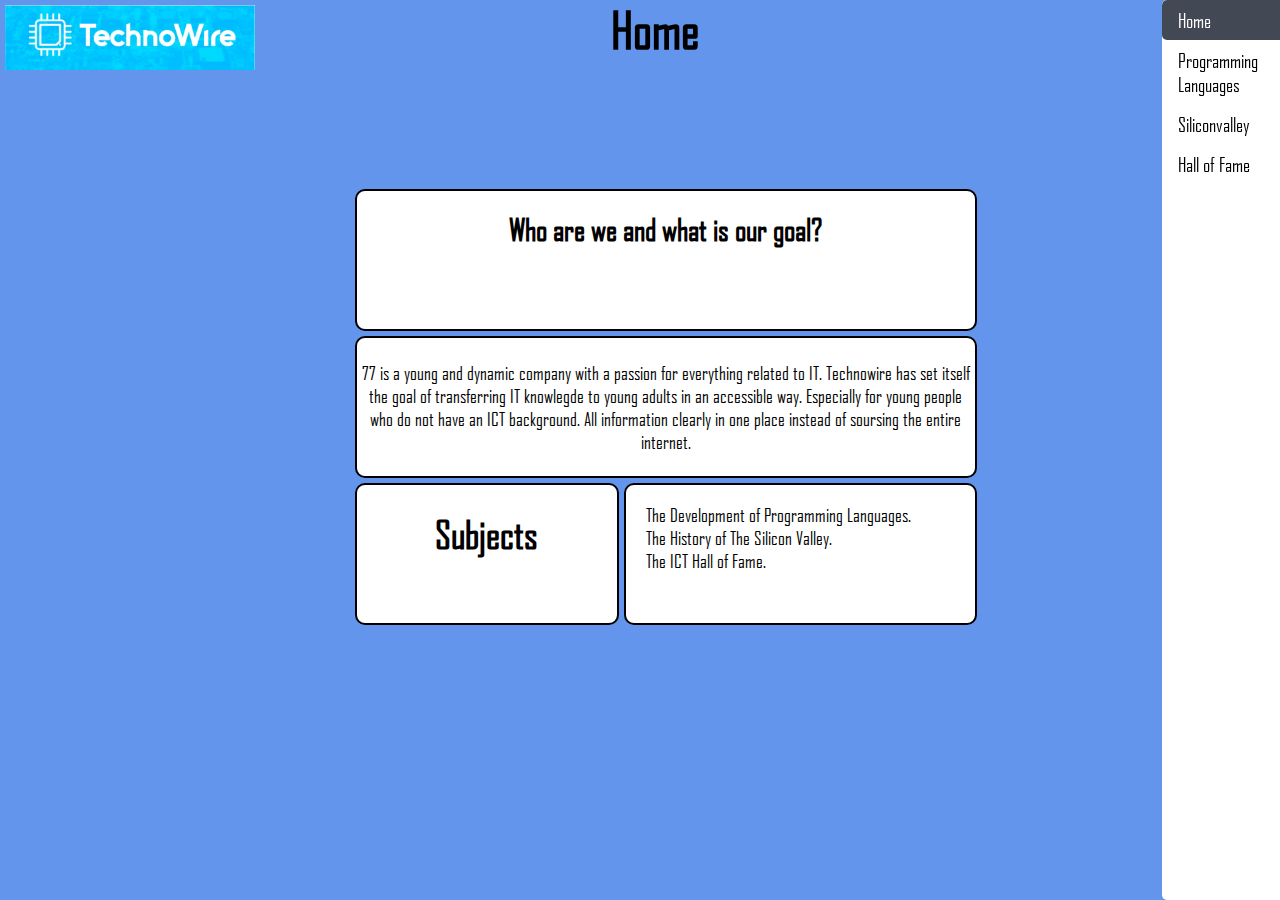
<file: index.html>
<!DOCTYPE html>
<html lang="en">

<head>
  <meta charset="UTF-8">
  <meta name="viewport" content="width=device-width, initial-scale=1.0">
  <title>Technowire</title>
  <link rel="stylesheet" href="style.css">
  <link rel="stylesheet" href="home.css">

</head>

<body>
  <div class="container">
    <div class="head">Home</div>
    <div><img class="technowireimg" src="images/Technowire logo.png"></div>
    <div class="dropdown">
      <button class="dropbtn"><img src="images/hamburger menu.png" width="40px"></button>
      <div class="dropdown-content">
        <a href="index.html">Home</a>
        <a href="programmeer talen.html">Programming Languages</a>
        <a href="siliconvalley.html">Silicon Valley</a>
        <a href="ict.html">ICT Hall of Fame</a>
      </div>
    </div>
      <div class="nav">
        <ul>
          <li><a class="active" href="index.html">Home</a></li>
          <li><a href="programmeer talen.html">Programming Languages</a></li>
          <li><a href="siliconvalley.html">Siliconvalley</a></li>
          <li><a href="ict.html">Hall of Fame</a></li>
        </ul>
      </div>

    <div class="title">
      <h1>Who are we and what is our goal?</h1>
    </div>
    <div class="info">
      <p>77 is a young and dynamic company with a passion
        for everything related to IT. Technowire has set itself
        the goal of transferring IT knowlegde to young adults in an
        accessible way. Especially for young people who do not have an ICT
        background. All information clearly in one place instead of soursing the entire
        internet.</p>
    </div>
    <div class="subjects">
      <h1>Subjects</h1>
    </div>
    <div class="onderwerpen">
      <p>
        The Development of Programming Languages.<br>
        The History of The Silicon Valley.<br>
        The ICT Hall of Fame.</p>
    </div>
  </div>
  </div>
</body>
</body>

</html>
</file>
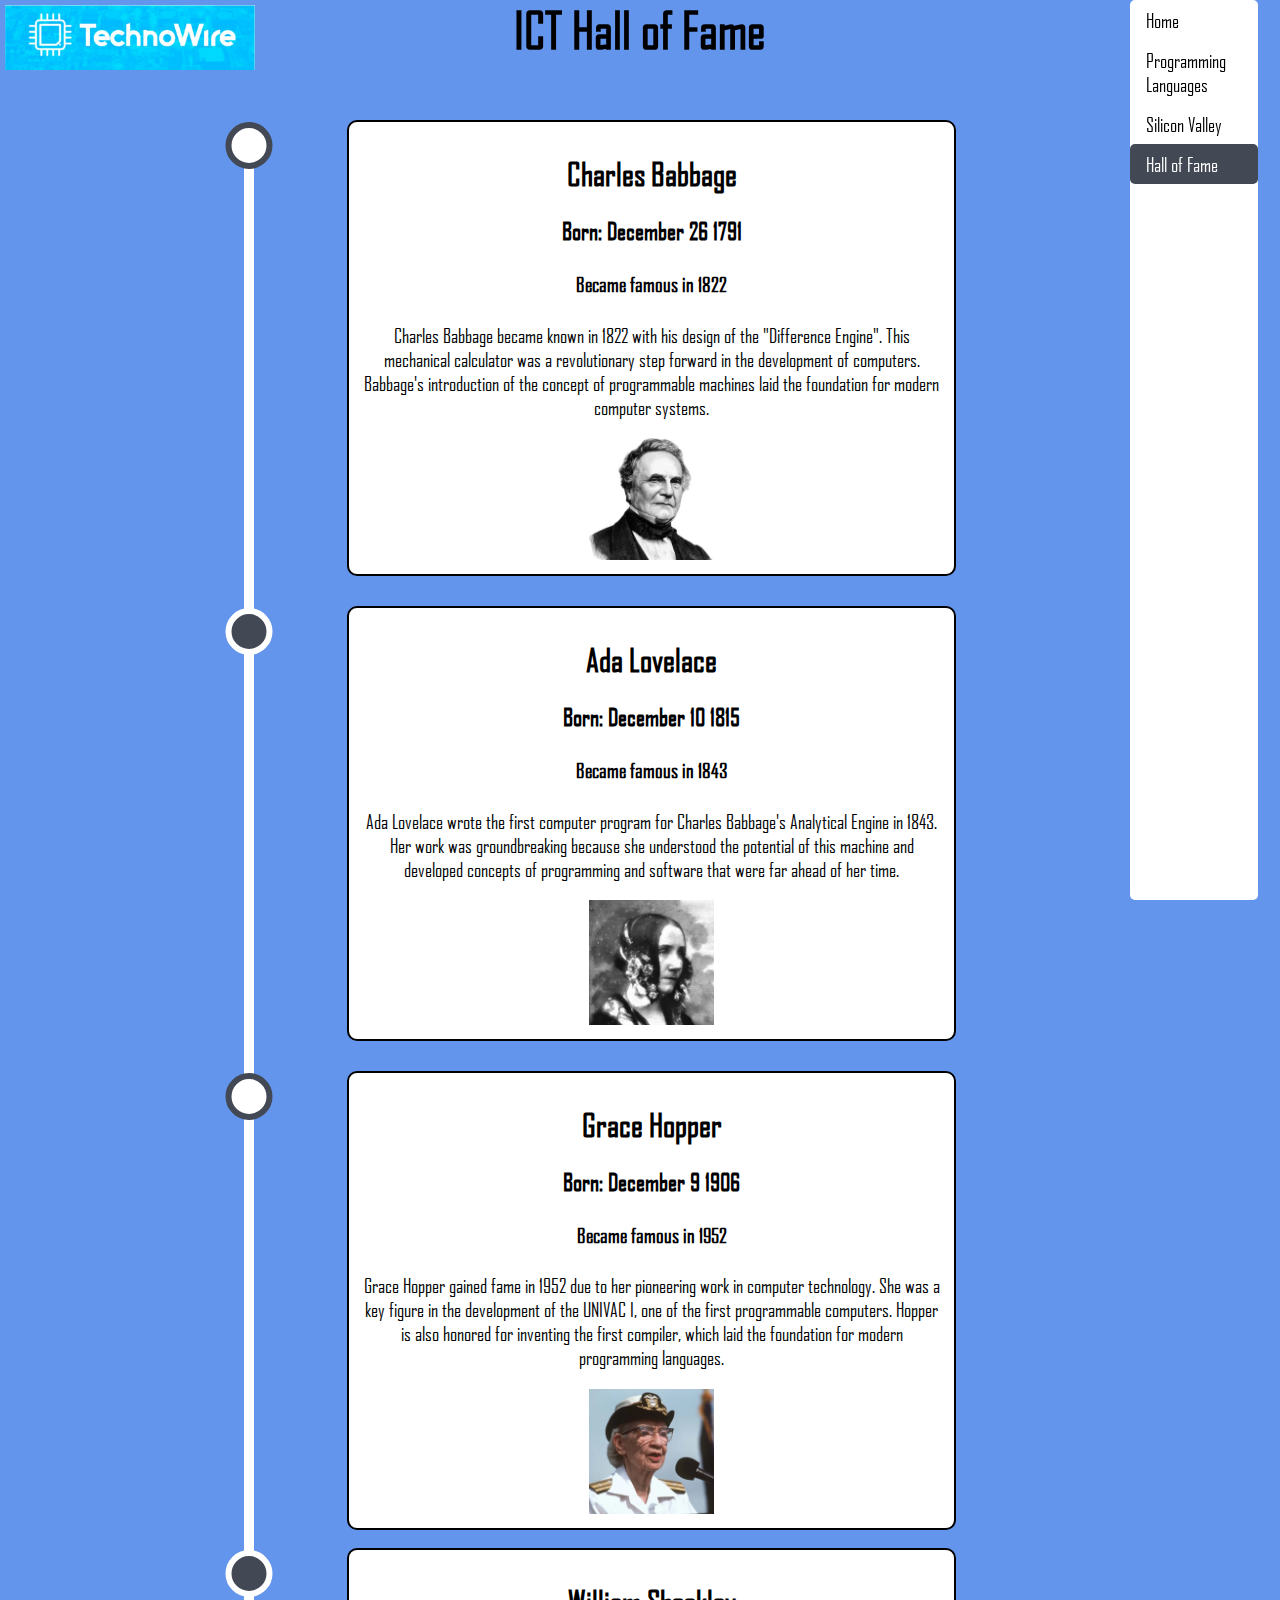
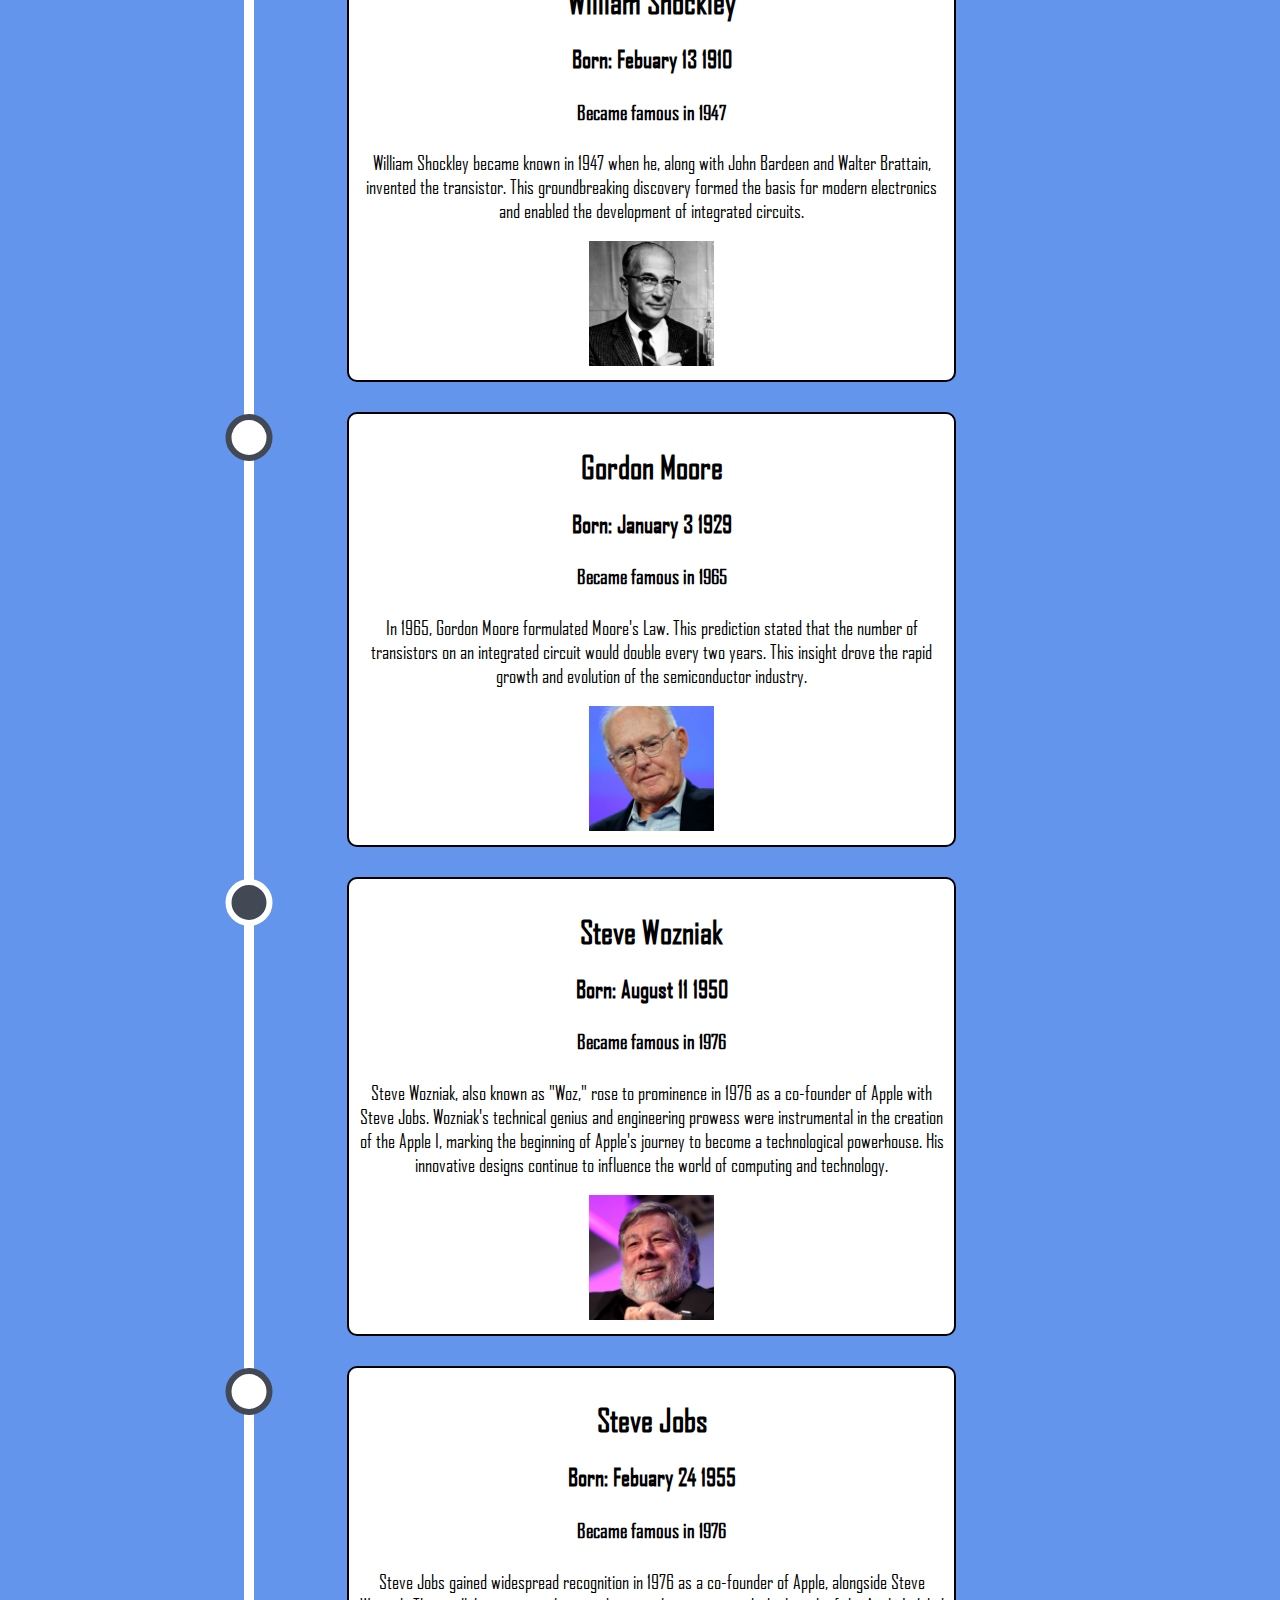
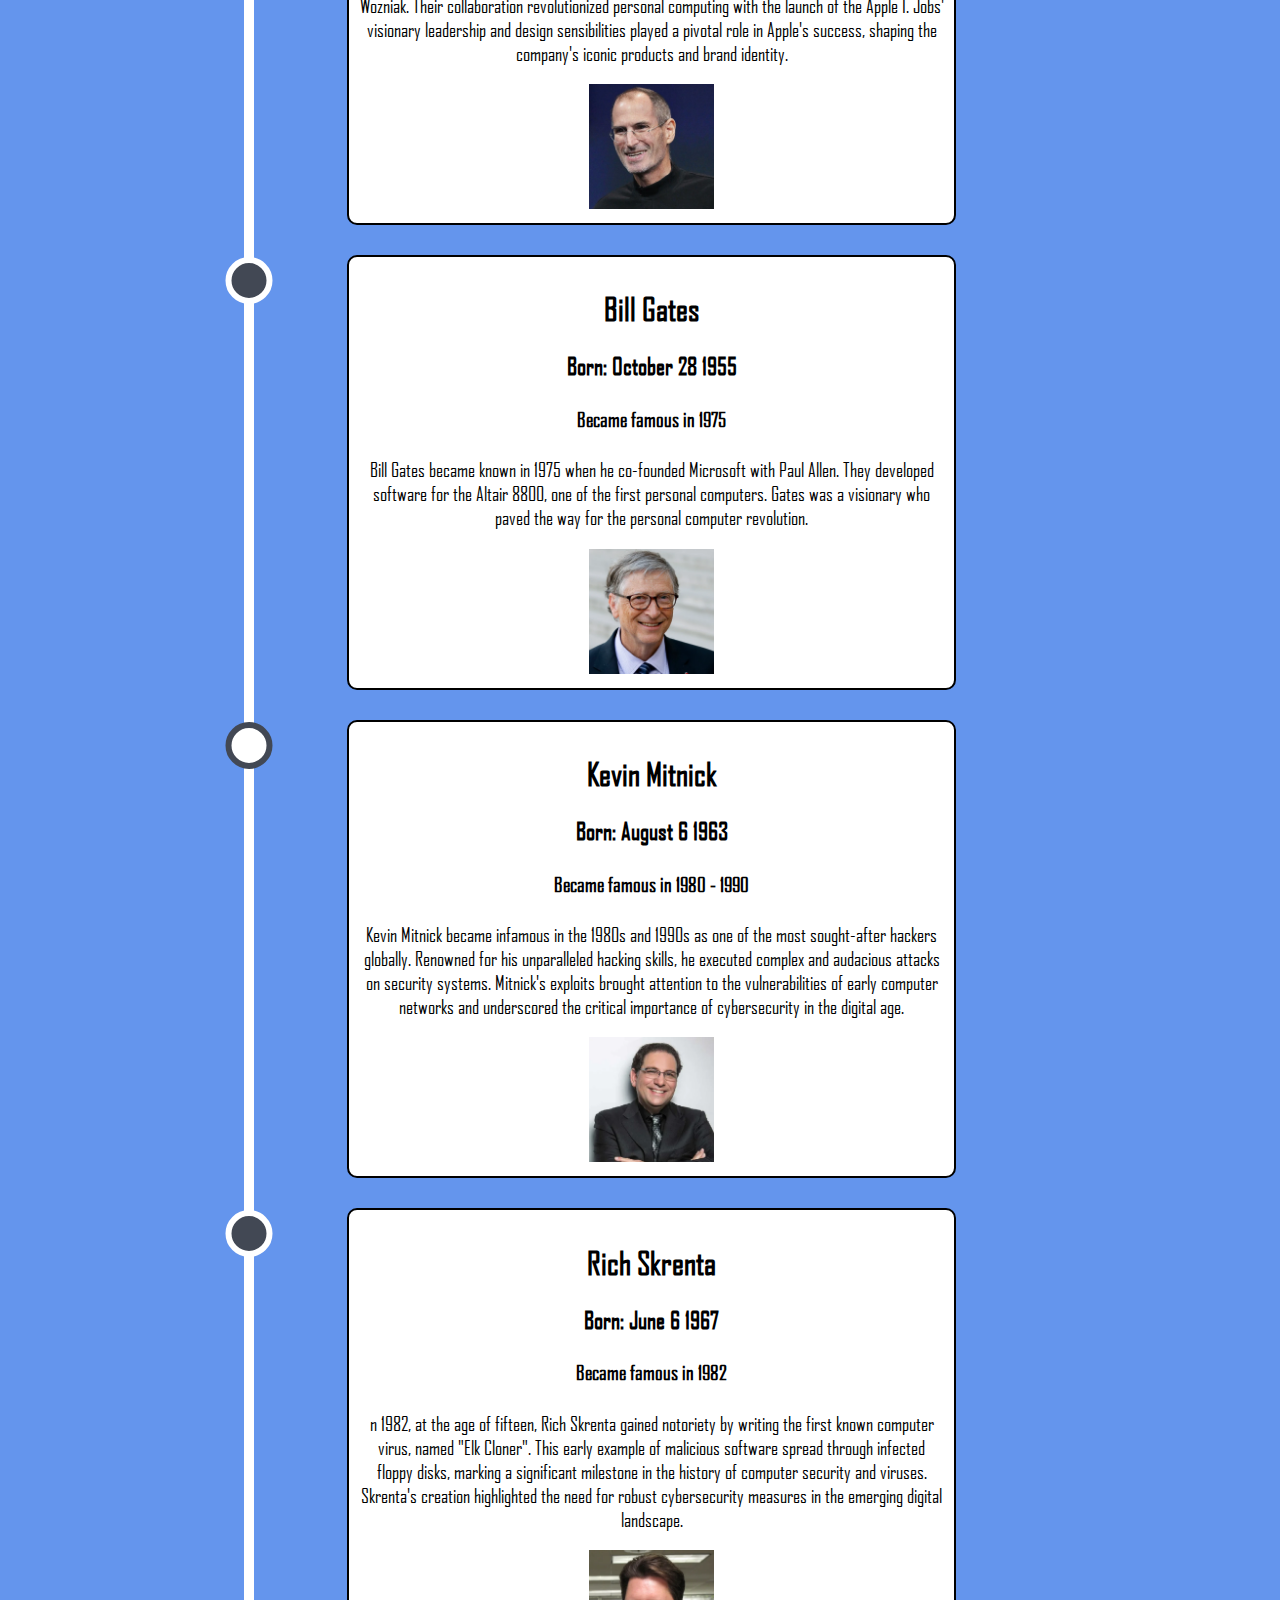
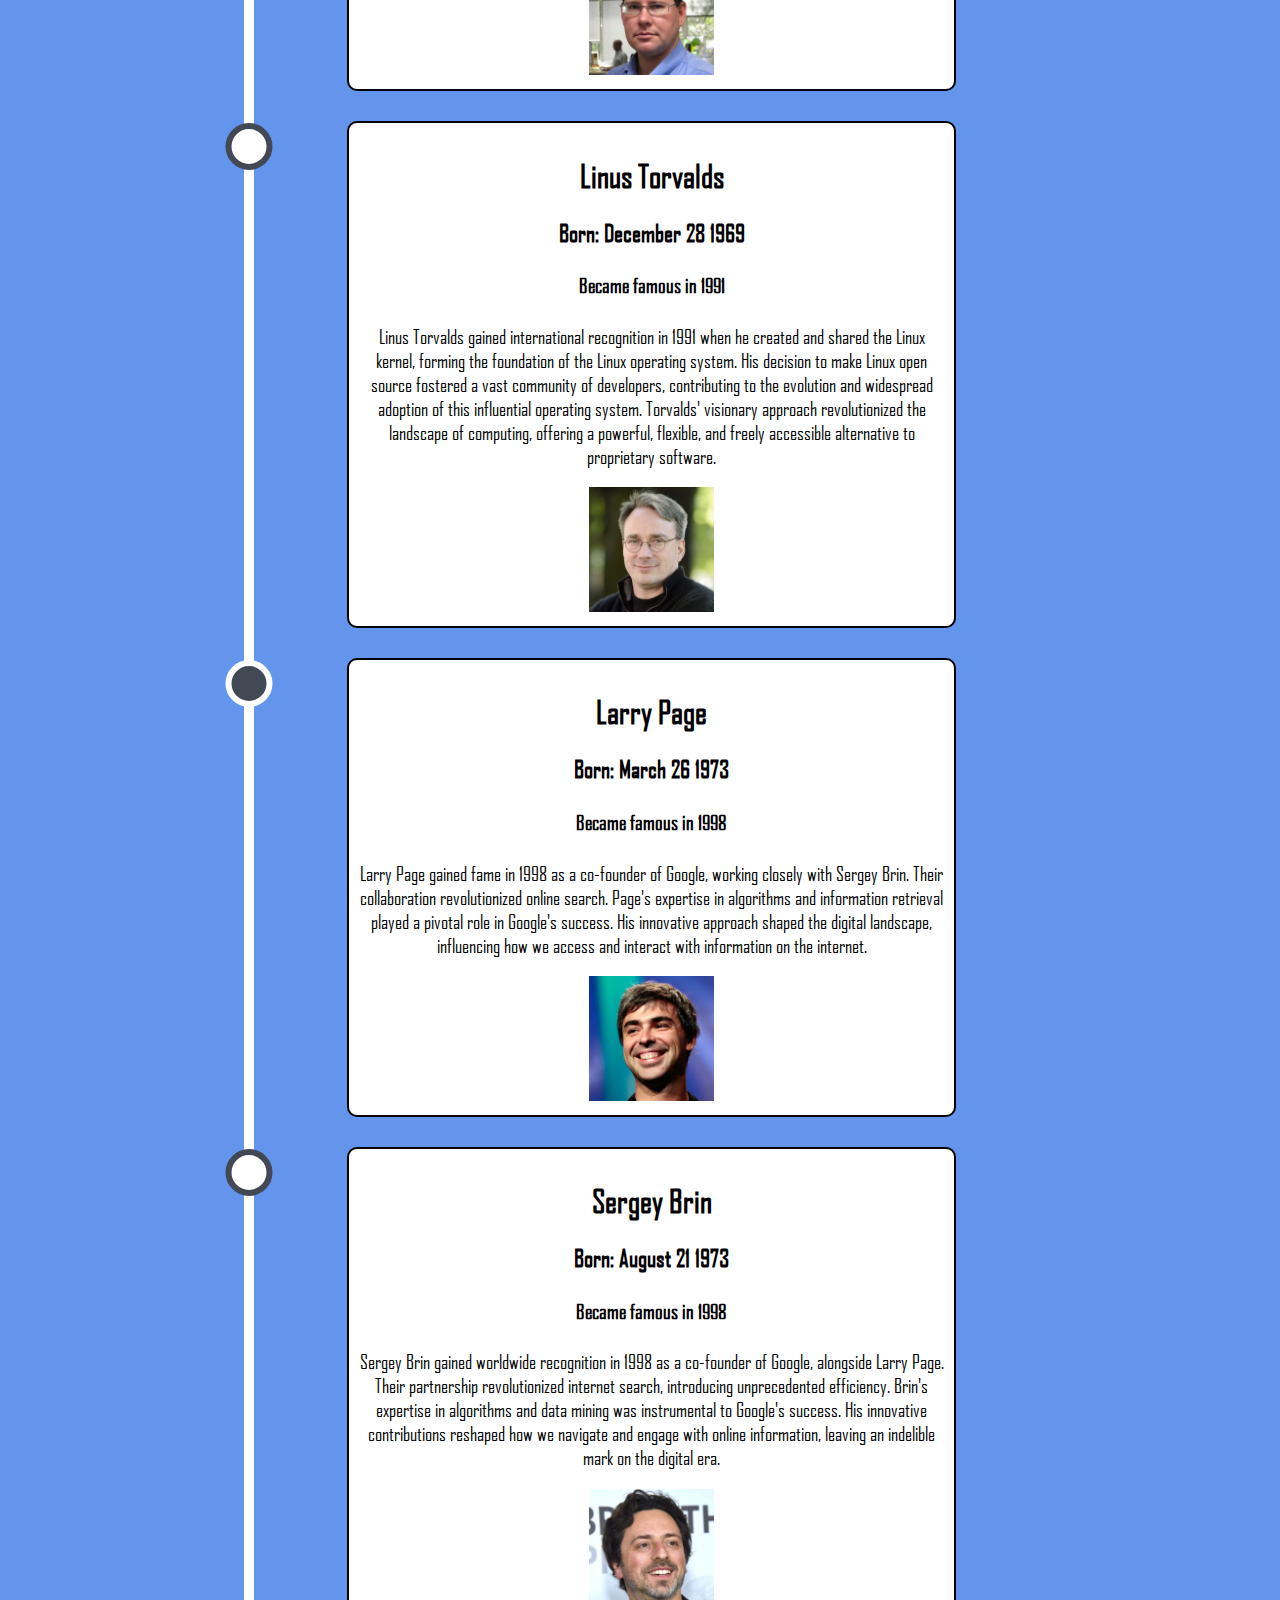
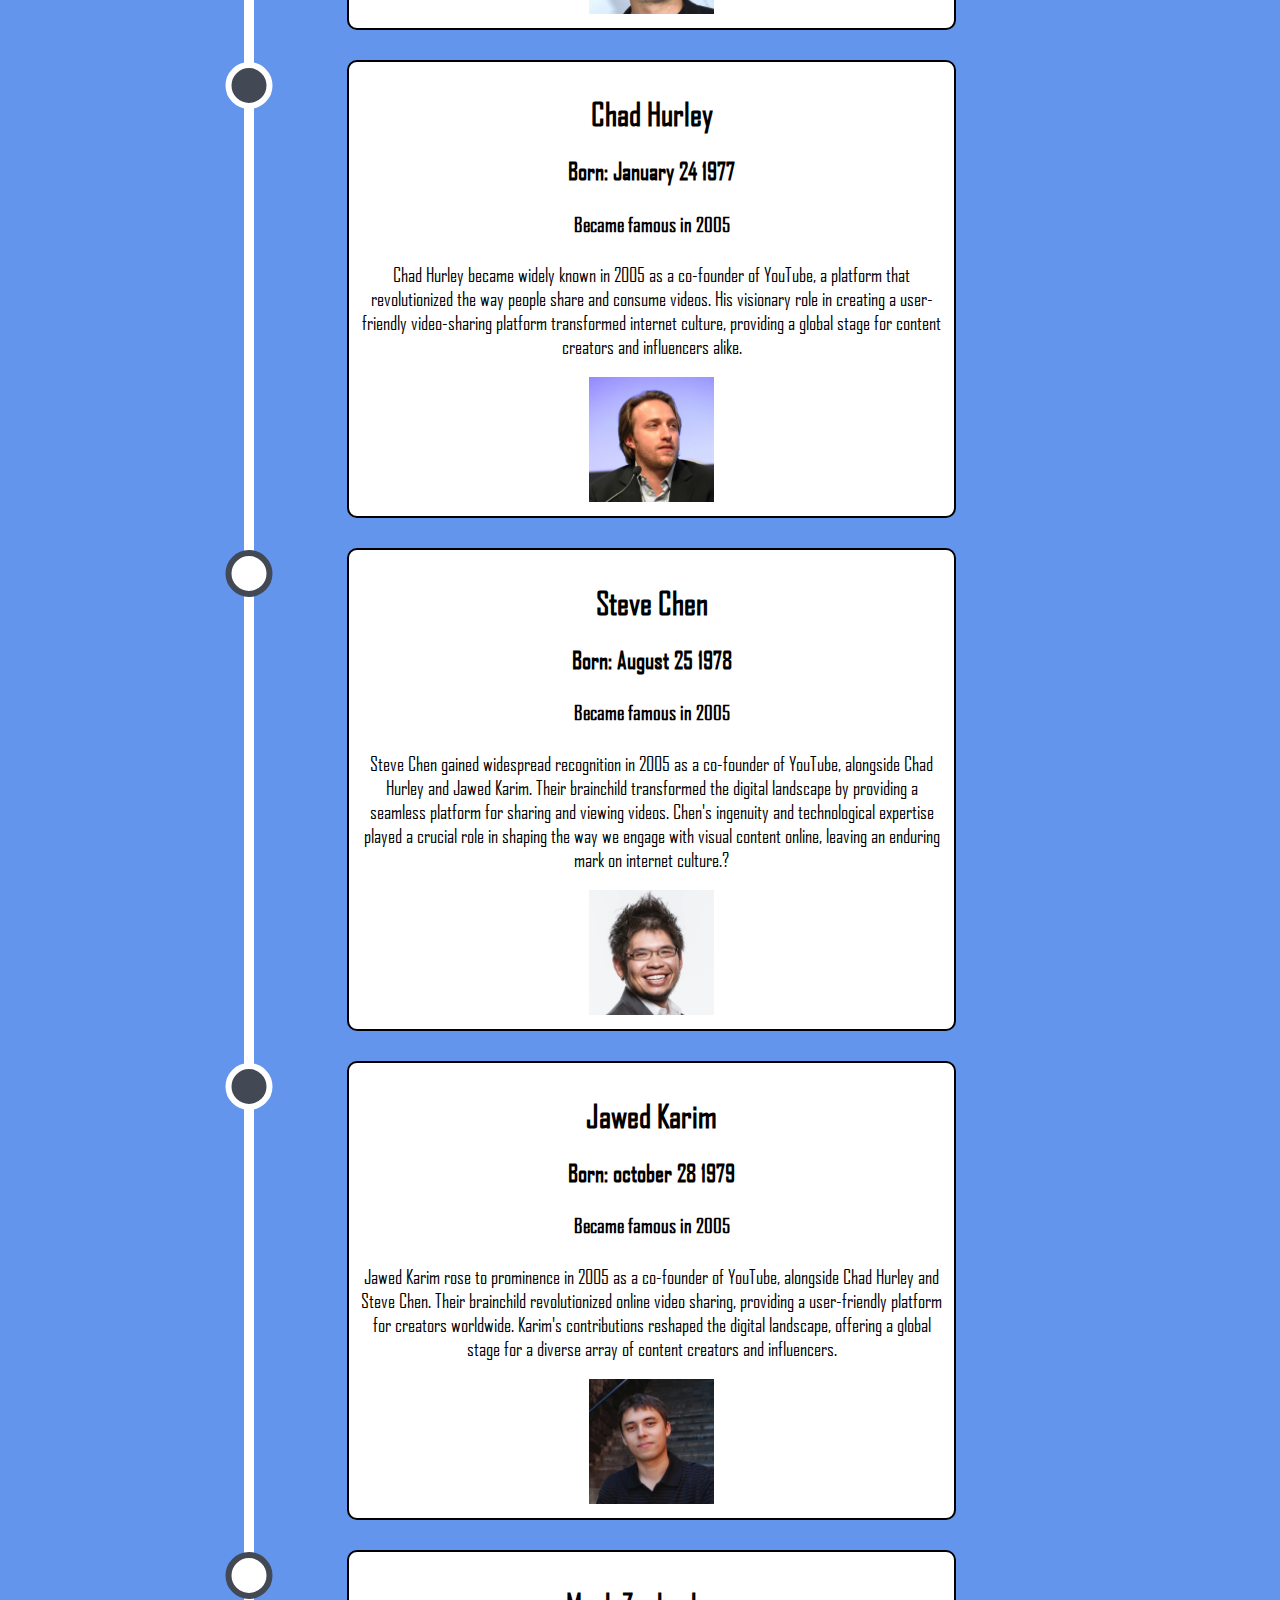
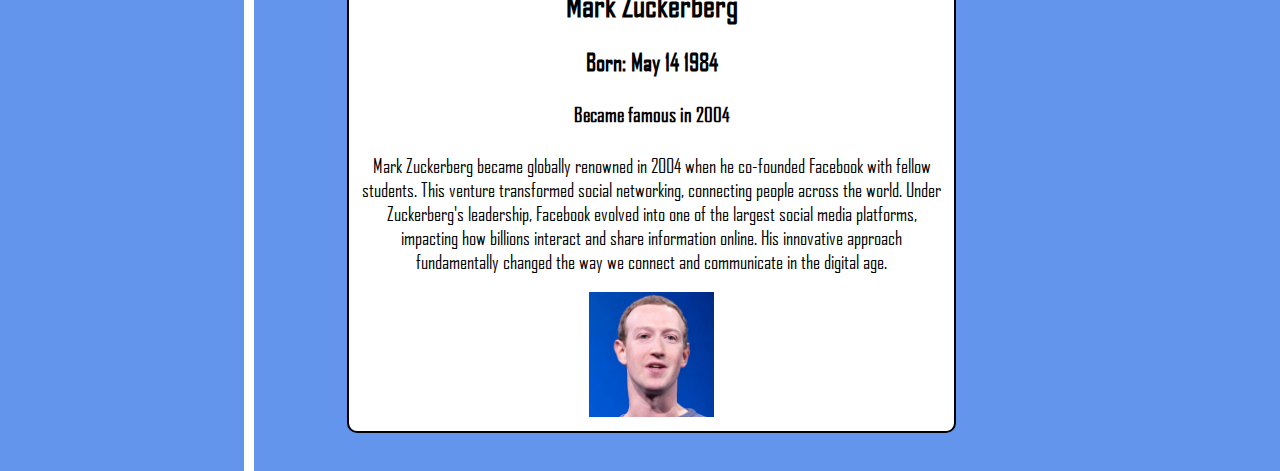
<file: ict.html>
<!DOCTYPE html>
<html lang="en">

<head>
    <meta charset="UTF-8">
    <meta name="viewport" content="width=device-width, initial-scale=1.0">
    <title>ICT Hall of Fame</title>
    <link rel="stylesheet" href="ict.css">
    <link rel="stylesheet" href="style.css">
</head>

<body>
    <div class="container">
        <div><img class="technowireimg" src="images/Technowire logo.png"></div>
        <div class="title">ICT Hall of Fame</div>
        <div class="nav">
            <ul>
                <li><a href="index.html">Home</a></li>
                <li><a href="programmeer talen.html">Programming Languages</a></li>
                <li><a href="siliconvalley.html">Silicon Valley</a></li>
                <li><a class="active" href="ict.html">Hall of Fame</a></li>
            </ul>
        </div>
        <div class="dropdown">
            <button class="dropbtn"><img src="images/hamburger menu.png" width="40px"></button>
            <div class="dropdown-content">
              <a href="index.html">Home</a>
              <a href="programmeer talen.html">Programming Languages</a>
              <a href="siliconvalley.html">Silicon Valley</a>
              <a href="ict.html">Hall of Fame</a>
            </div>
          </div>
        <div class="charles-babbage timeline-itemleft">
            <h1>Charles Babbage</h1>
            <h3>Born: December 26 1791</h3>
            <h4>Became famous in 1822</h4>
            <p>Charles Babbage became known in 1822 with his design of the "Difference Engine".
                This mechanical calculator was a revolutionary step forward in the development of computers.
                Babbage's introduction of the concept of programmable machines laid the foundation for modern computer
                systems.</p>
                <img class="images" src="hall_of_fame_pictures/charles_babbage.webp">
        </div>
        <div class="ada-lovelace timeline-itemright">
            <h1>Ada Lovelace</h1>
            <h3>Born: December 10 1815</h3>
            <h4>Became famous in 1843</h4>
            <p>Ada Lovelace wrote the first computer program for Charles Babbage's Analytical Engine in 1843.
                Her work was groundbreaking because she understood the potential of this machine and developed concepts
                of
                programming and software that were far ahead of her time.</p>
                <img class="images" src="hall_of_fame_pictures/ada_lovelace.webp">
        </div>
        <div class="grace-hopper timeline-itemleft">
            <h1>Grace Hopper</h1>
            <h3>Born: December 9 1906</h3>
            <h4>Became famous in 1952</h4>
            <p>Grace Hopper gained fame in 1952 due to her pioneering work in computer technology.
                She was a key figure in the development of the UNIVAC I, one of the first programmable computers.
                Hopper is also honored for inventing the first compiler, which laid the foundation for modern
                programming languages.</p>
                <img class="images" src="hall_of_fame_pictures/grace_hopper.webp">
        </div>
        <div class="william-shockley timeline-itemright">
            <h1>William Shockley</h1>
            <h3>Born: Febuary 13 1910</h3>
            <h4>Became famous in 1947</h4>
            <p>William Shockley became known in 1947 when he, along with John Bardeen and Walter Brattain,
                invented the transistor. This groundbreaking discovery formed the basis for modern electronics
                and enabled the development of integrated circuits.</p>
                <img class="images" src="hall_of_fame_pictures/william_shockley.webp">
        </div>
        <div class="gordon-moore timeline-itemleft">
            <h1>Gordon Moore</h1>
            <h3>Born: January 3 1929</h3>
            <h4>Became famous in 1965</h4>
            <p>In 1965, Gordon Moore formulated Moore's Law. This prediction stated that the number of transistors
                on an integrated circuit would double every two years. This insight drove the
                rapid growth and evolution of the semiconductor industry.</p>
                <img class="images" src="hall_of_fame_pictures/gordon_moore.webp">
        </div>
        <div class="steve-wozniak timeline-itemright">
            <h1>Steve Wozniak</h1>
            <h3>Born: August 11 1950</h3>
            <h4>Became famous in 1976</h4>
            <p>Steve Wozniak, also known as "Woz," rose to prominence in 1976 as a co-founder of Apple with Steve Jobs.
                Wozniak's technical genius and engineering prowess were instrumental in the creation of the Apple I,
                marking the beginning of Apple's journey to become a technological powerhouse. His innovative designs
                continue to
                influence the world of computing and technology.</p>
                <img class="images" src="hall_of_fame_pictures/steve_wozniak.webp">
        </div>
        <div class="steve-jobs timeline-itemleft">
            <h1>Steve Jobs</h1>
            <h3>Born: Febuary 24 1955</h3>
            <h4>Became famous in 1976</h4>
            <p>Steve Jobs gained widespread recognition in 1976 as a co-founder of Apple, alongside Steve Wozniak.
                Their collaboration revolutionized personal computing with the launch of the Apple I. Jobs'
                visionary leadership and design sensibilities played a pivotal role in Apple's success, shaping the
                company's
                iconic products and brand identity.</p>
                <img class="images" src="hall_of_fame_pictures/steve_jobs.webp">
        </div>
        <div class="bill-gates timeline-itemright">
            <h1>Bill Gates</h1>
            <h3>Born: October 28 1955</h3>
            <h4>Became famous in 1975</h4>
            <p>Bill Gates became known in 1975 when he co-founded Microsoft with Paul Allen.
                They developed software for the Altair 8800, one of the first personal computers.
                Gates was a visionary who paved the way for the personal computer revolution.</p>
                <img class="images" src="hall_of_fame_pictures/bill_gates.webp">
        </div>
        <div class="kevin-mitnick timeline-itemleft">
            <h1>Kevin Mitnick</h1>
            <h3>Born: August 6 1963</h3>
            <h4>Became famous in 1980 - 1990</h4>
            <p>Kevin Mitnick became infamous in the 1980s and 1990s as one of the most sought-after hackers globally.
                Renowned for his unparalleled hacking skills, he executed complex and audacious attacks on security
                systems.
                Mitnick's exploits brought attention to the vulnerabilities of early computer networks and underscored
                the critical
                importance of cybersecurity in the digital age.</p>
                <img class="images" src="hall_of_fame_pictures/kevin_mitnick.webp">
        </div>
        <div class="rich-skrenta timeline-itemright">
            <h1>Rich Skrenta</h1>
            <h3>Born: June 6 1967</h3>
            <h4>Became famous in 1982</h4>
            <p>n 1982, at the age of fifteen, Rich Skrenta gained notoriety by writing the first known computer virus,
                named "Elk Cloner". This early example of malicious software spread through infected floppy disks,
                marking a
                significant milestone in the history of computer security and viruses. Skrenta's creation highlighted
                the need
                for robust cybersecurity measures in the emerging digital landscape.</p>
                <img class="images" src="hall_of_fame_pictures/rich_skrenta.webp">
        </div>
        <div class="linus-torvalds timeline-itemleft">
            <h1>Linus Torvalds</h1>
            <h3>Born: December 28 1969</h3>
            <h4>Became famous in 1991</h4>
            <p>Linus Torvalds gained international recognition in 1991 when he created and shared the Linux kernel,
                forming the foundation of the Linux operating system. His decision to make Linux open source fostered a
                vast community of developers, contributing to the evolution and widespread adoption of this influential
                operating system.
                Torvalds' visionary approach revolutionized the landscape of computing, offering a powerful, flexible,
                and freely accessible
                alternative to proprietary software.</p>
                <img class="images" src="hall_of_fame_pictures/linus_torvalds.webp">
        </div>
        <div class="larry-page timeline-itemright">
            <h1>Larry Page</h1>
            <h3>Born: March 26 1973</h3>
            <h4>Became famous in 1998</h4>
            <p>Larry Page gained fame in 1998 as a co-founder of Google, working closely with Sergey Brin.
                Their collaboration revolutionized online search. Page's expertise in algorithms and information
                retrieval played a pivotal role in Google's success. His innovative approach shaped the digital
                landscape,
                influencing how we access and interact with information on the internet.</p>
                <img class="images" src="hall_of_fame_pictures/larry_page.webp">
        </div>
        <div class="sergey-brin timeline-itemleft">
            <h1>Sergey Brin</h1>
            <h3>Born: August 21 1973</h3>
            <h4>Became famous in 1998</h4>
            <p>Sergey Brin gained worldwide recognition in 1998 as a co-founder of Google, alongside Larry Page.
                Their partnership revolutionized internet search, introducing unprecedented efficiency.
                Brin's expertise in algorithms and data mining was instrumental to Google's success.
                His innovative contributions reshaped how we navigate and engage with online information, leaving an
                indelible mark on the digital era.</p>
                <img class="images" src="hall_of_fame_pictures/sergey_brin.webp">
        </div>
        <div class="chad-hurley timeline-itemright">
            <h1>Chad Hurley</h1>
            <h3>Born: January 24 1977</h3>
            <h4>Became famous in 2005</h4>
            <p>Chad Hurley became widely known in 2005 as a co-founder of YouTube,
                a platform that revolutionized the way people share and consume videos.
                His visionary role in creating a user-friendly video-sharing platform transformed internet culture,
                providing a global stage for content creators and influencers alike.</p>
                <img class="images" src="hall_of_fame_pictures/chad_hurley.webp">
        </div>
        <div class="steve-chen timeline-itemleft">
            <h1>Steve Chen</h1>
            <h3>Born: August 25 1978</h3>
            <h4>Became famous in 2005</h4>
            <p>Steve Chen gained widespread recognition in 2005 as a co-founder of YouTube,
                alongside Chad Hurley and Jawed Karim. Their brainchild transformed the digital landscape
                by providing a seamless platform for sharing and viewing videos. Chen's ingenuity and technological
                expertise played a crucial role in shaping the way we engage with visual content online, leaving an
                enduring mark on internet culture.?</p>
                <img class="images" src="hall_of_fame_pictures/steve_chen.webp">
        </div>
        <div class="jawed-karim timeline-itemright">
            <h1>Jawed Karim</h1>
            <h3>Born: october 28 1979</h3>
            <h4>Became famous in 2005</h4>
            <p>Jawed Karim rose to prominence in 2005 as a co-founder of YouTube, alongside Chad Hurley and Steve Chen.
                Their brainchild revolutionized online video sharing, providing a user-friendly platform for creators
                worldwide.
                Karim's contributions reshaped the digital landscape, offering a global stage for a diverse array of
                content creators and influencers.</p>
                <img class="images" src="hall_of_fame_pictures/jawed_karim.webp">
        </div>
        <div class="mark-zuckerburg timeline-itemleft">
            <h1>Mark Zuckerberg</h1>
            <h3>Born: May 14 1984</h3>
            <h4>Became famous in 2004</h4>
            <p>Mark Zuckerberg became globally renowned in 2004 when he co-founded Facebook with fellow students.
                This venture transformed social networking, connecting people across the world. Under Zuckerberg's
                leadership,
                Facebook evolved into one of the largest social media platforms, impacting how billions interact and
                share information online.
                His innovative approach fundamentally changed the way we connect and communicate in the digital age.</p>
                <img class="images" src="hall_of_fame_pictures/mark_zuckerberg.webp">
        </div>
    </div>
</body>

</html>
</file>
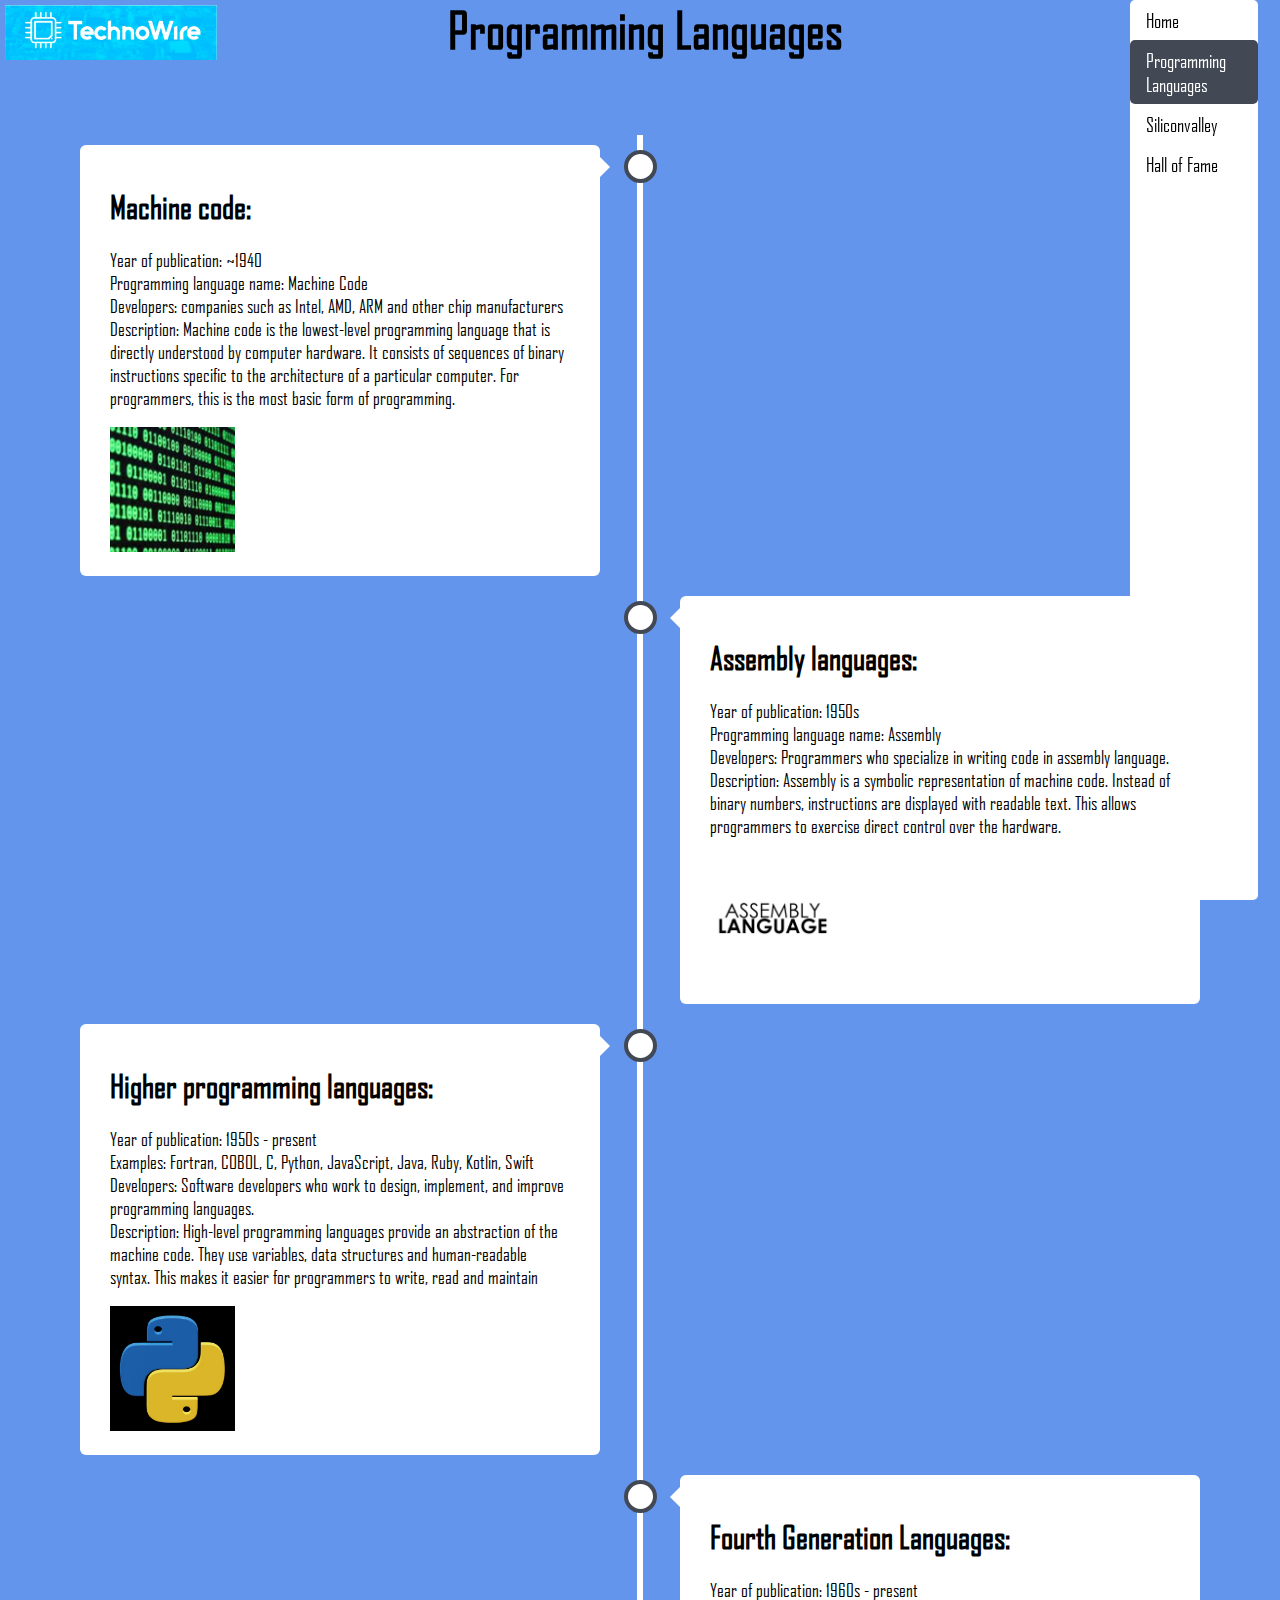
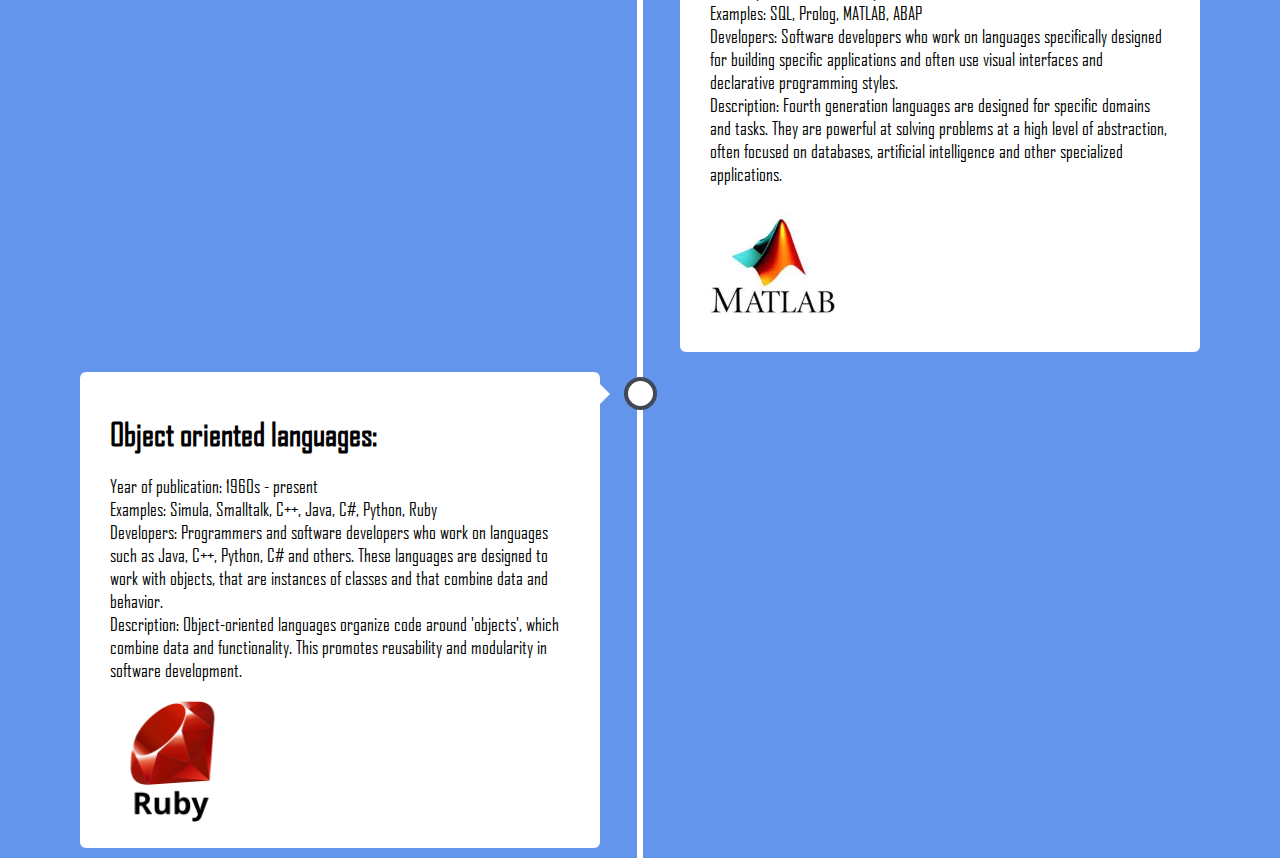
<file: programmeer talen.html>
<!DOCTYPE html>
<html lang="en">

<head>
  <meta charset="UTF-8">
  <meta name="viewport" content="width=device-width, initial-scale=1.0">
  <title>Programming Languages</title>
  <link rel="stylesheet" href="style.css">
  <link rel="stylesheet" href="tijdlijn.css">

</head>

<body>
  <img class="technowireimg" src="images/Technowire logo.png">
  <div class="nav">
    <ul>
      <li><a href="index.html">Home</a></li>
      <li><a class="active" href="programmeer talen.html">Programming Languages</a></li>
      <li><a href="siliconvalley.html">Siliconvalley</a></li>
      <li><a href="ict.html">Hall of Fame</a></li>
    </ul>
  </div>
  <div class="dropdown">
    <button class="dropbtn"><img src="images/hamburger menu.png" width="40px"></button>
    <div class="dropdown-content">
      <a href="index.html">Home</a>
      <a href="programmeer talen.html">Programming Languages</a>
      <a href="siliconvalley.html">Silicon Valley</a>
      <a href="ict.html">ICT Hall of Fame</a>
    </div>
  </div>
  <div class="head">Programming Languages</div>
  <div class="timeline">
    <div class="container left">
      <div class="content">
        <h1>Machine code:<br></h1>
        <p>Year of publication: ~1940<br>
          Programming language name: Machine Code<br>
          Developers: companies such as Intel, AMD, ARM and other chip manufacturers<br>
          Description: Machine code is the lowest-level programming language that is directly understood by computer
          hardware.
          It consists of sequences of binary instructions specific to the architecture of a particular computer.
          For programmers, this is the most basic form of programming.</p>
        <img class="images" src="images/binary code logo.jpg">
      </div>
    </div>
    <div class="container right">
      <div class="content">
        <h1>Assembly languages:<br></h1>
        <p>Year of publication: 1950s<br>
          Programming language name: Assembly<br>
          Developers: Programmers who specialize in writing code in assembly language.<br>
          Description: Assembly is a symbolic representation of machine code. Instead of binary numbers, instructions
          are
          displayed with readable text.
          This allows programmers to exercise direct control over the hardware.</p>
        <img class="images" src="png/assembly.png">
      </div>
    </div>
    <div class="container left">
      <div class="content">
        <h1>Higher programming languages:<br></h1>
        <p>Year of publication: 1950s - present<br>
          Examples: Fortran, COBOL, C, Python, JavaScript, Java, Ruby, Kotlin, Swift<br>
          Developers: Software developers who work to design, implement, and improve programming languages.<br>
          Description: High-level programming languages ​​provide an abstraction of the machine code. They use
          variables,
          data structures and human-readable syntax. This makes it easier for programmers to write, read and maintain
        </p>
        <img class="images" src="images/python.jpg">

      </div>
    </div>
    <div class="container right">
      <div class="content">
        <h1>Fourth Generation Languages:<br></h1>
        <p>Year of publication: 1960s - present<br>
          Examples: SQL, Prolog, MATLAB, ABAP<br>
          Developers: Software developers who work on languages ​​specifically designed for building specific
          applications
          and often use visual interfaces and declarative programming styles.<br>
          Description: Fourth generation languages ​​are designed for specific domains and tasks.
          They are powerful at solving problems at a high level of abstraction, often focused on databases,
          artificial intelligence and other specialized applications.</p>
        <img class="images" src="images/matlab.jpg">
      </div>
    </div>
    <div class="container left">
      <div class="content">
        <h1>Object oriented languages:<br></h1>
        <p>Year of publication: 1960s - present<br>
          Examples: Simula, Smalltalk, C++, Java, C#, Python, Ruby<br>
          Developers: Programmers and software developers who work on languages ​​such as Java, C++, Python, C# and
          others. These languages ​​are designed to work with objects,
          that are instances of classes and that combine data and behavior.<br>
          Description: Object-oriented languages ​​organize code around 'objects', which combine data and functionality.
          This promotes reusability and modularity in software development.</p>
        <img class="images" src="png/ruby.png">

      </div>
    </div>
</body>

</html>
</file>
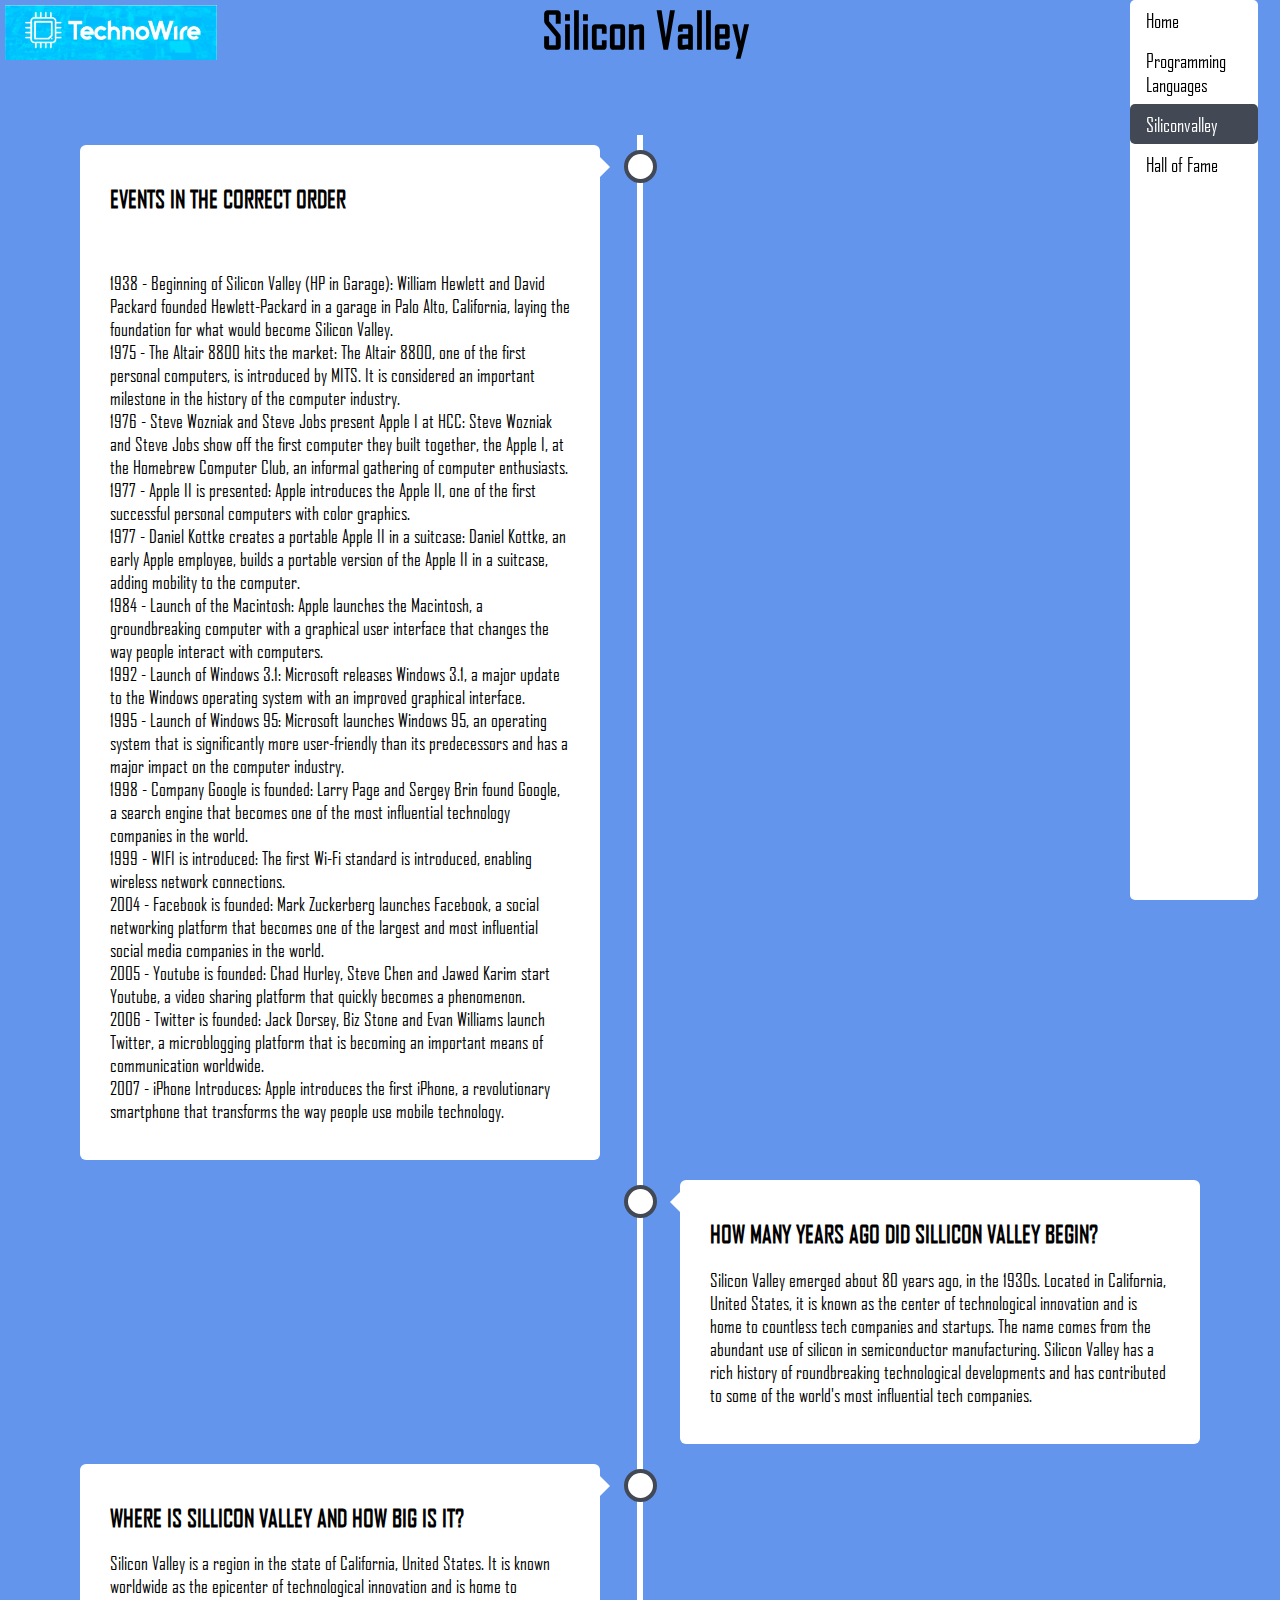
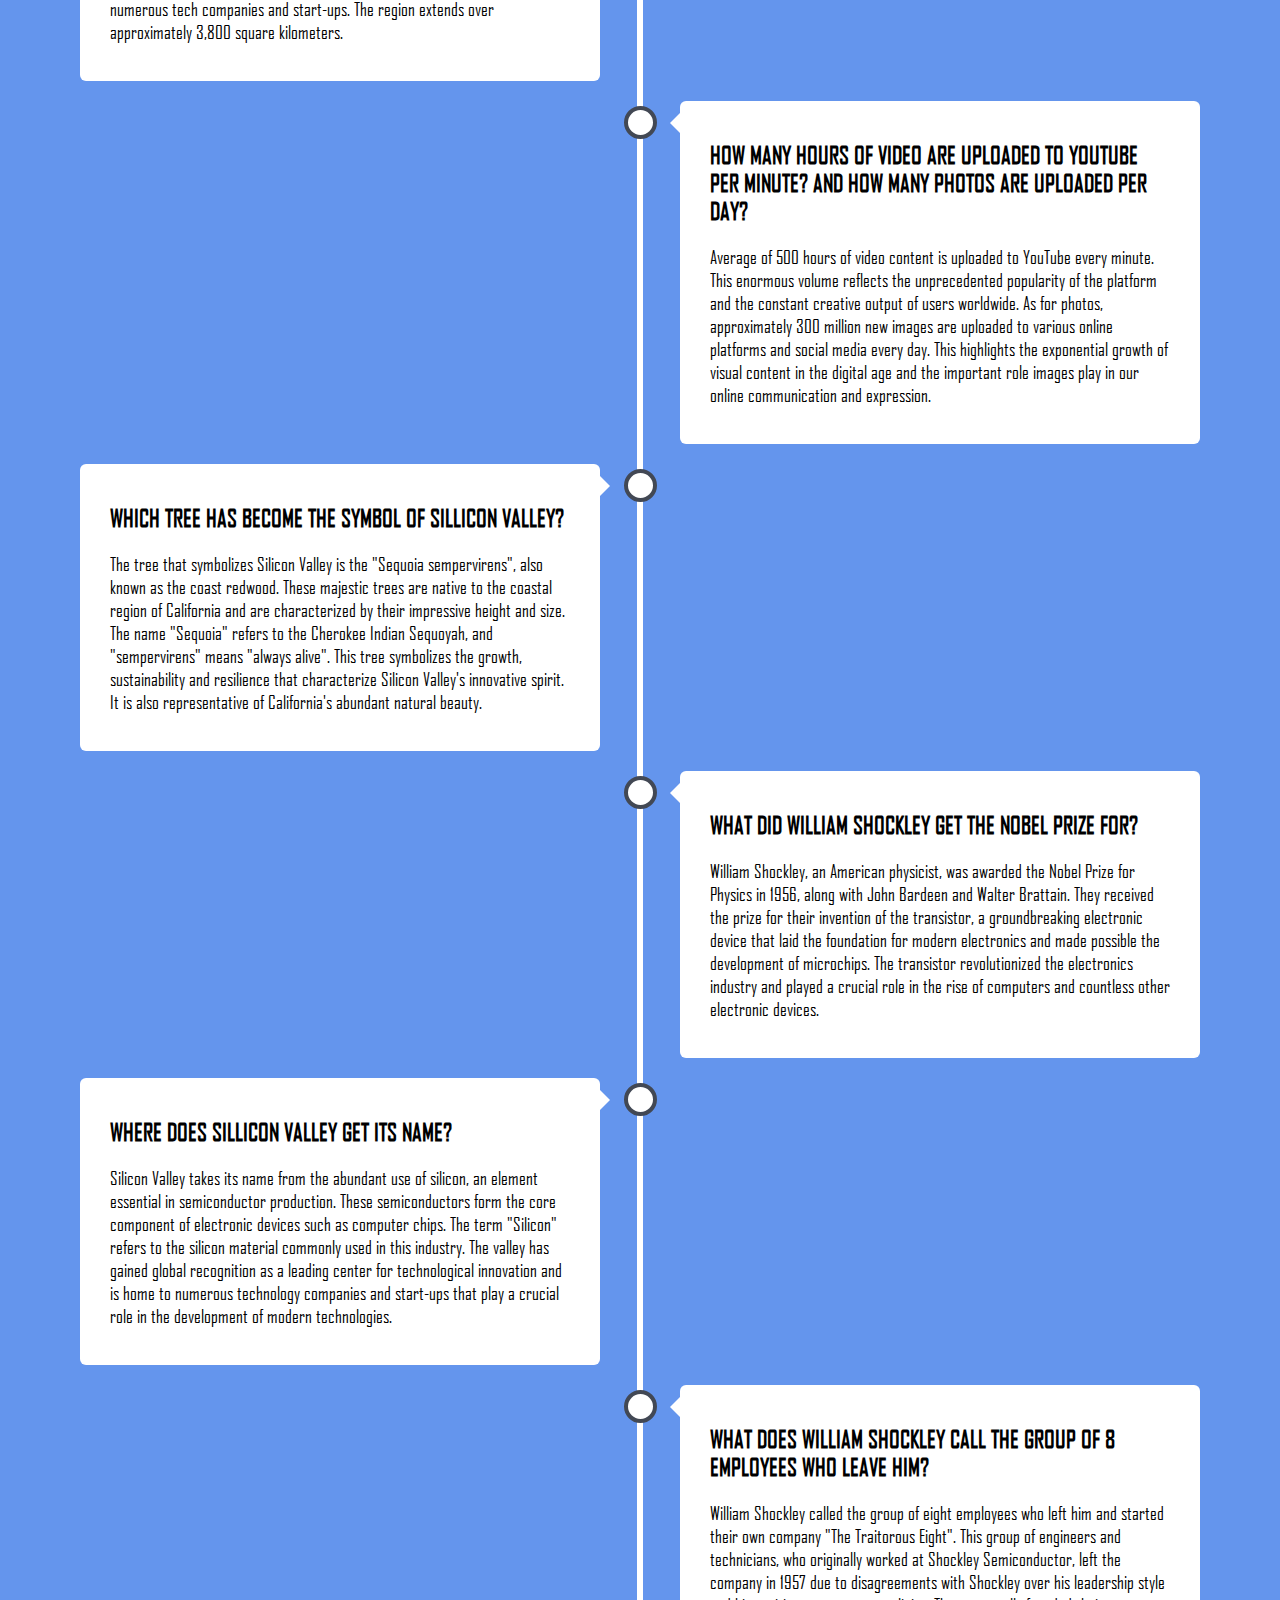
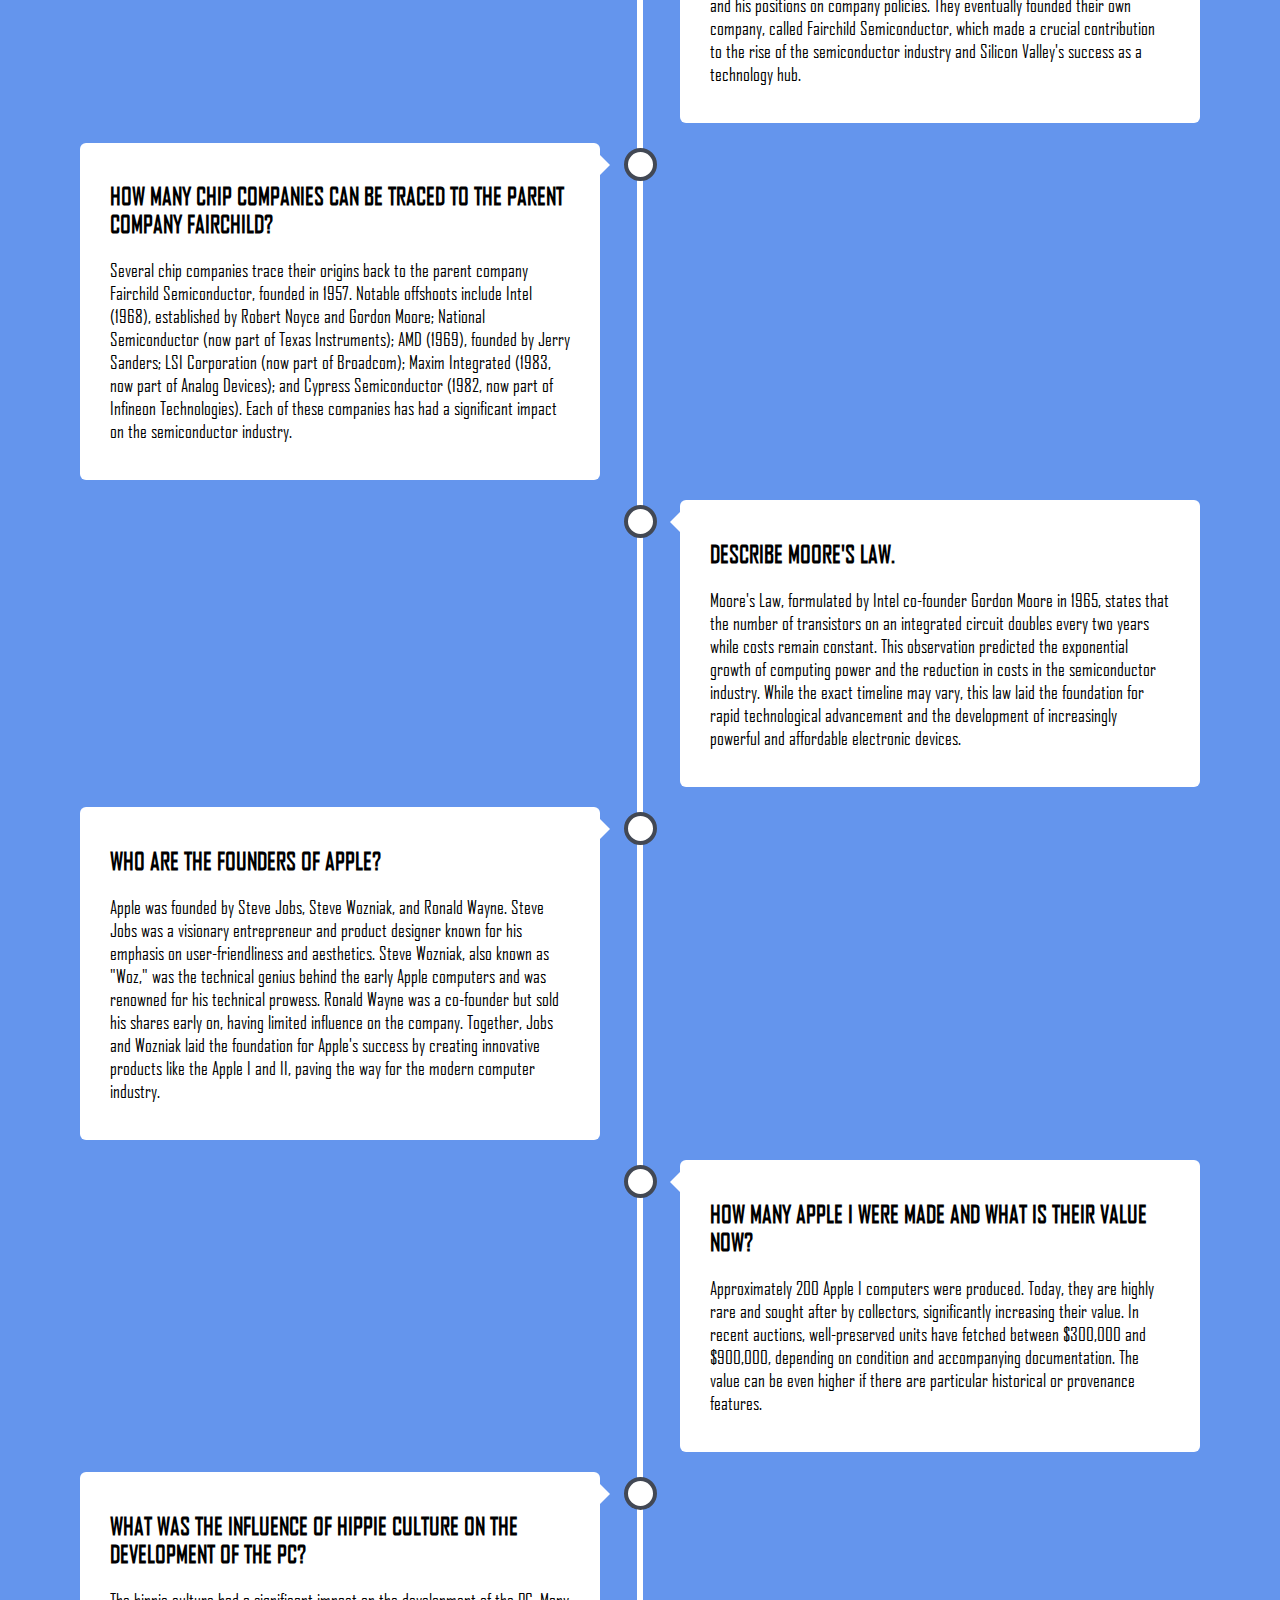
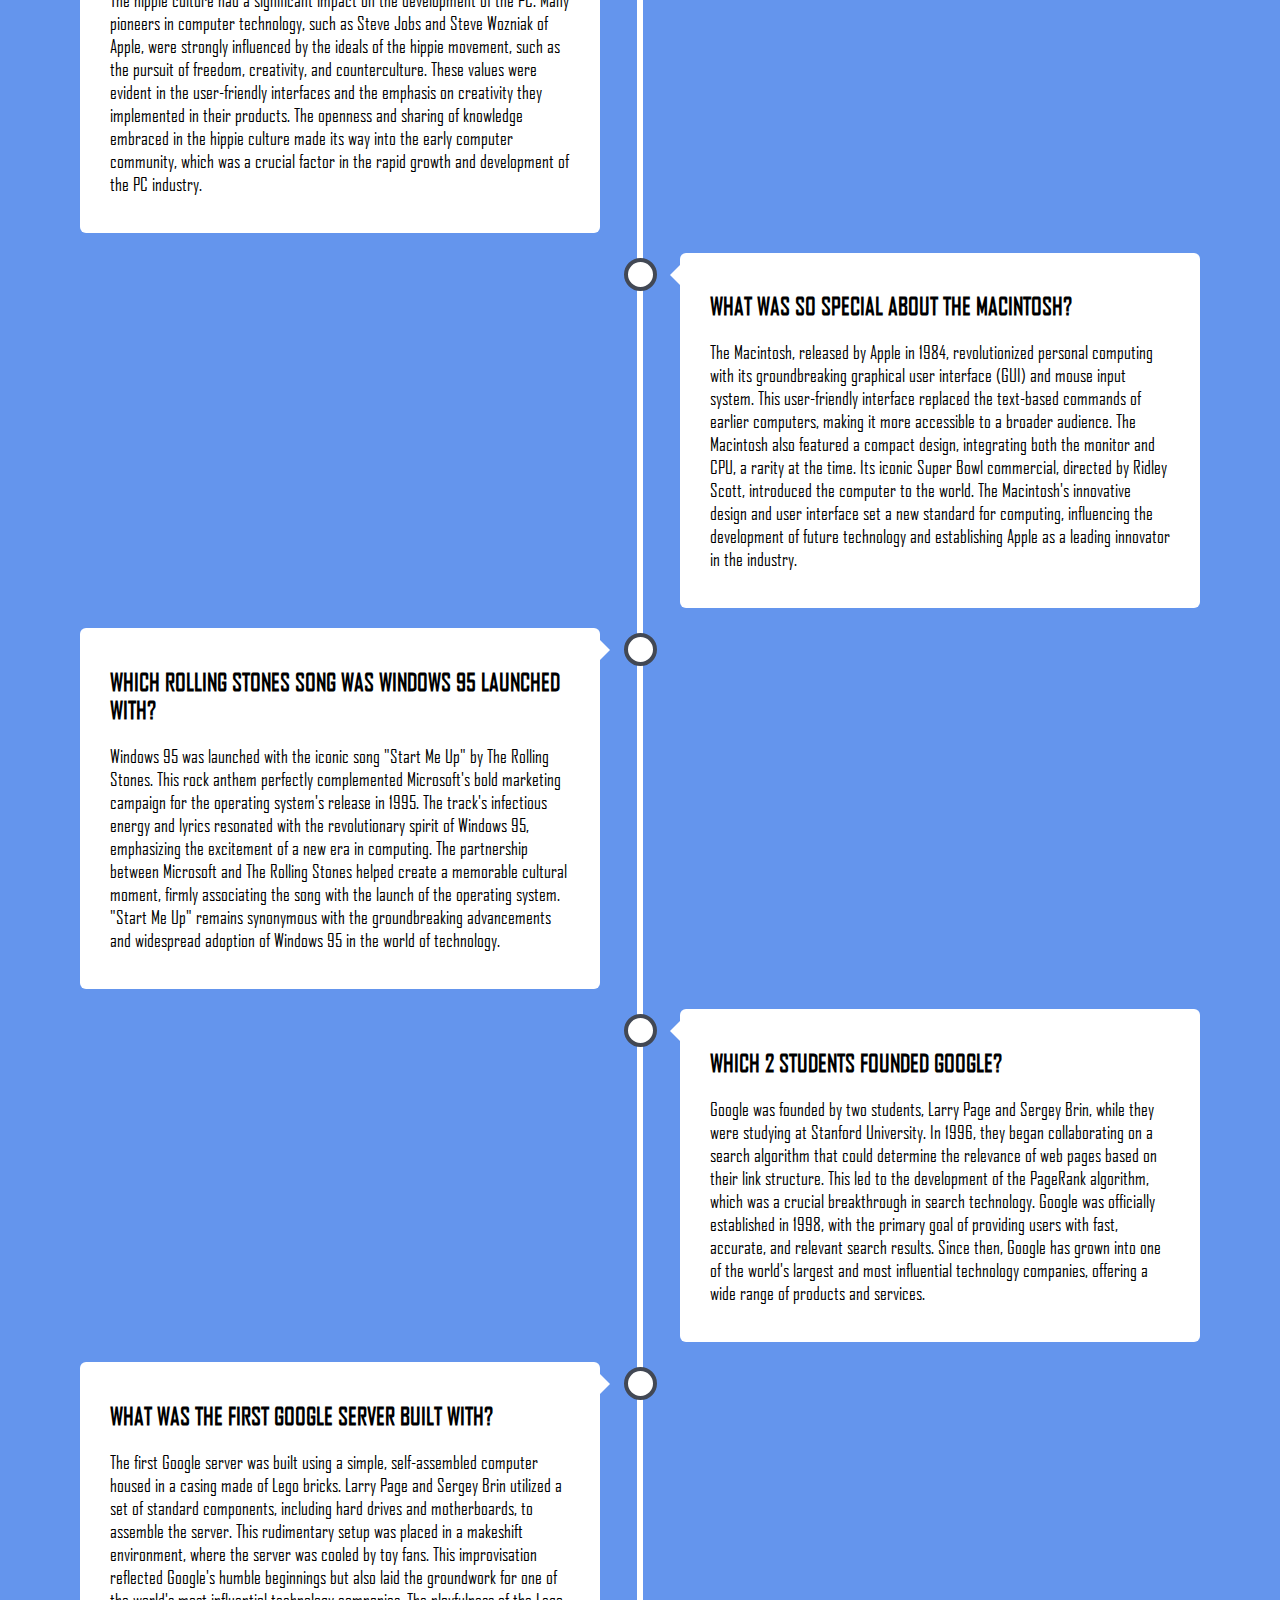
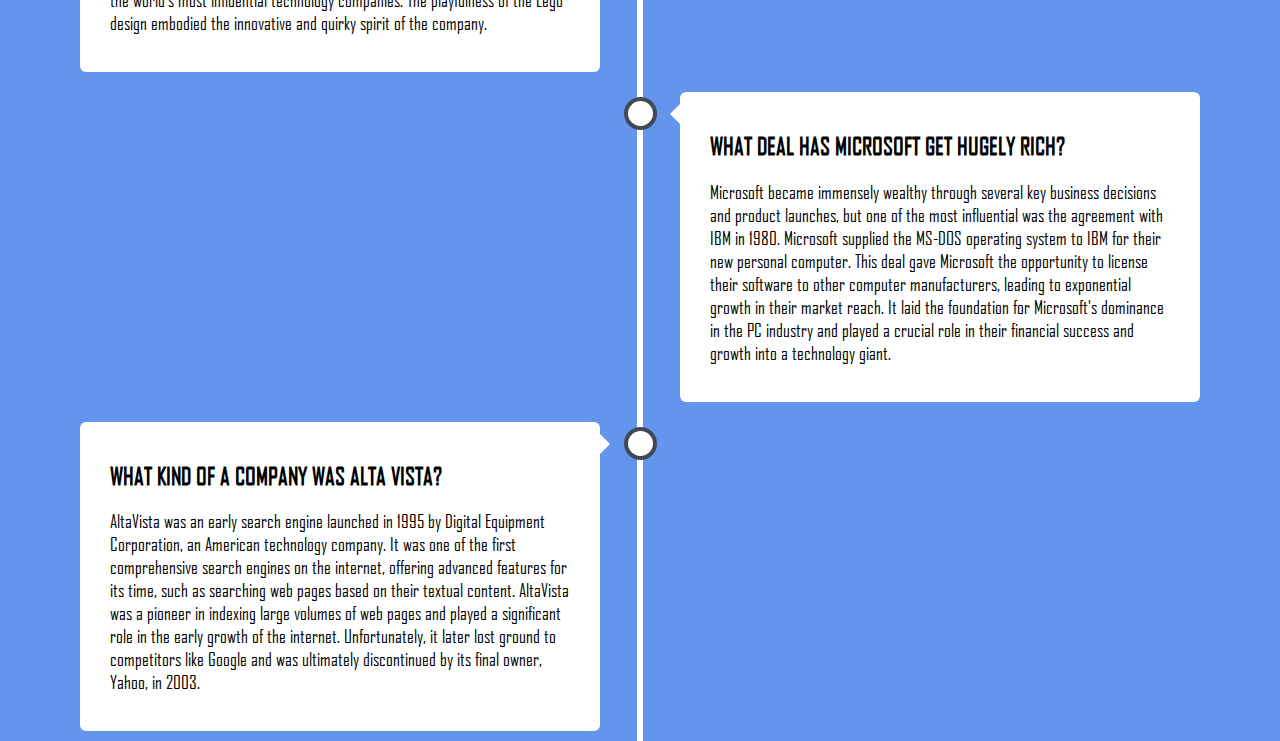
<file: siliconvalley.html>
<!DOCTYPE html>
<html lang="en">

<head>
    <meta charset="UTF-8">
    <meta name="viewport" content="width=device-width, initial-scale=1.0">
    <title>Siliconvalley</title>
    <link rel="stylesheet" href="style.css">
    <link rel="stylesheet" href="tijdlijn.css">

</head>

<body>
    <div><img class="technowireimg" src="images/Technowire logo.png"></div>
    <div class="nav">
        <ul>
            <li><a href="index.html">Home</a></li>
            <li><a href="programmeer talen.html">Programming Languages</a></li>
            <li><a class="active" href="siliconvalley.html">Siliconvalley</a></li>
            <li><a href="ict.html">Hall of Fame</a></li>
        </ul>
    </div>
    <div class="dropdown">
        <button class="dropbtn">
            <div><img src="images/hamburger menu.png" width="40px"></div>
        </button>
        <div class="dropdown-content">
            <a href="index.html">Home</a>
            <a href="programmeer talen.html">Programming Languages</a>
            <a class="active2" href="siliconvalley.html">Silicon Valley</a>
            <a href="ict.html">ICT Hall of Fame</a>
        </div>
    </div>
    <div class="head">Silicon Valley</div>
    </div>


    <div class="timeline">
        <div class="container left">
            <div class="content">
                <h2>EVENTS IN THE CORRECT ORDER</h2><br>
                <p>1938 - Beginning of Silicon Valley (HP in Garage): William Hewlett and David Packard founded
                    Hewlett-Packard in a garage in Palo Alto, California, laying the foundation for what would
                    become Silicon Valley.<br>

                    1975 - The Altair 8800 hits the market: The Altair 8800, one of the first personal
                    computers, is introduced by MITS. It is considered an important milestone in the history of
                    the computer industry.<br>

                    1976 - Steve Wozniak and Steve Jobs present Apple I at HCC: Steve Wozniak and Steve Jobs
                    show off the first computer they built together, the Apple I, at the Homebrew Computer Club,
                    an informal gathering of computer enthusiasts.<br>

                    1977 - Apple II is presented: Apple introduces the Apple II, one of the first successful
                    personal computers with color graphics.<br>

                    1977 - Daniel Kottke creates a portable Apple II in a suitcase: Daniel Kottke, an early
                    Apple employee, builds a portable version of the Apple II in a suitcase, adding mobility to
                    the computer.<br>

                    1984 - Launch of the Macintosh: Apple launches the Macintosh, a groundbreaking computer with
                    a graphical user interface that changes the way people interact with computers.<br>

                    1992 - Launch of Windows 3.1: Microsoft releases Windows 3.1, a major update to the Windows
                    operating system with an improved graphical interface.<br>

                    1995 - Launch of Windows 95: Microsoft launches Windows 95, an operating system that is
                    significantly more user-friendly than its predecessors and has a major impact on the
                    computer industry.<br>

                    1998 - Company Google is founded: Larry Page and Sergey Brin found Google, a search engine
                    that becomes one of the most influential technology companies in the world.<br>

                    1999 - WIFI is introduced: The first Wi-Fi standard is introduced, enabling wireless network
                    connections.<br>

                    2004 - Facebook is founded: Mark Zuckerberg launches Facebook, a social networking platform
                    that becomes one of the largest and most influential social media companies in the
                    world.<br>

                    2005 - Youtube is founded: Chad Hurley, Steve Chen and Jawed Karim start Youtube, a video
                    sharing platform that quickly becomes a phenomenon.<br>

                    2006 - Twitter is founded: Jack Dorsey, Biz Stone and Evan Williams launch Twitter, a
                    microblogging platform that is becoming an important means of communication worldwide.<br>

                    2007 - iPhone Introduces: Apple introduces the first iPhone, a revolutionary smartphone that
                    transforms the way people use mobile technology.</p>
            </div>
        </div>
        <div class="container right">
            <div class="content">
                <h2>HOW MANY YEARS AGO DID SILLICON VALLEY BEGIN?</h2>
                <p>Silicon Valley emerged about 80 years ago,
                    in the 1930s. Located in California, United States,
                    it is known as the center of technological innovation and is home to countless tech companies
                    and startups.
                    The name comes from the abundant use of silicon in semiconductor manufacturing. Silicon Valley
                    has a rich history of
                    roundbreaking technological developments and has contributed to some of the world's most
                    influential tech companies.</p>
            </div>
        </div>
        <div class="container left">
            <div class="content">
                <h2>WHERE IS SILLICON VALLEY AND HOW BIG IS IT?</h2>
                <p>Silicon Valley is a region in the state of
                    California, United States. It is known worldwide as the epicenter of technological innovation
                    and is home to numerous tech companies and start-ups. The region extends over approximately
                    3,800 square kilometers.</p>
            </div>
        </div>
        <div class="container right">
            <div class="content">
                <h2>HOW MANY HOURS OF VIDEO ARE UPLOADED TO YOUTUBE PER MINUTE? AND HOW MANY PHOTOS ARE UPLOADED
                    PER DAY?</h2>
                <p>Average of 500 hours of video content is uploaded to YouTube every minute. This
                    enormous volume reflects the unprecedented popularity of the platform and the constant creative
                    output of users worldwide. As for photos,
                    approximately 300 million new images are uploaded to various online platforms and social media
                    every day. This highlights the exponential growth of visual content in the digital age and the
                    important role images play in our online communication and expression.</p>
            </div>
        </div>
        <div class="container left">
            <div class="content">
                <h2>WHICH TREE HAS BECOME THE SYMBOL OF SILLICON VALLEY?</h2>
                <p>The tree that symbolizes Silicon
                    Valley is the "Sequoia sempervirens", also known as the coast redwood. These majestic trees are
                    native to the coastal region of California and are characterized by their impressive height and
                    size. The name "Sequoia" refers to the Cherokee Indian Sequoyah, and "sempervirens" means
                    "always alive". This tree symbolizes the growth, sustainability and resilience that characterize
                    Silicon Valley's innovative spirit. It is also representative of California's abundant natural
                    beauty.</p>
            </div>
        </div>
        <div class="container right">
            <div class="content">
                <h2>WHAT DID WILLIAM SHOCKLEY GET THE NOBEL PRIZE FOR?</h2>
                <p>William Shockley, an American
                    physicist, was awarded the Nobel Prize for Physics in 1956, along with John Bardeen and Walter
                    Brattain. They received the prize for their invention of the transistor, a groundbreaking
                    electronic device that laid the foundation for modern electronics and made possible the
                    development of microchips. The transistor revolutionized the electronics industry and played a
                    crucial role in the rise of computers and countless other electronic devices.</p>
            </div>
        </div>
        <div class="container left">
            <div class="content">
                <h2>WHERE DOES SILLICON VALLEY GET ITS NAME?</h2>
                <p>Silicon Valley takes its name from the abundant
                    use of silicon, an element essential in semiconductor production. These semiconductors form the
                    core component of electronic devices such as computer chips. The term "Silicon" refers to the
                    silicon material commonly used in this industry. The valley has gained global recognition as a
                    leading center for technological innovation and is home to numerous technology companies and
                    start-ups that play a crucial role in the development of modern technologies.</p>
            </div>
        </div>
        <div class="container right">
            <div class="content">
                <h2>WHAT DOES WILLIAM SHOCKLEY CALL THE GROUP OF 8 EMPLOYEES WHO LEAVE HIM?</h2>
                <p>William Shockley
                    called the group of eight employees who left him and started their own company "The Traitorous
                    Eight". This group of engineers and technicians, who originally worked at Shockley
                    Semiconductor, left the company in 1957 due to disagreements with Shockley over his leadership
                    style and his positions on company policies. They eventually founded their own company, called
                    Fairchild Semiconductor, which made a crucial contribution to the rise of the semiconductor
                    industry and Silicon Valley's success as a technology hub.</p>
            </div>
        </div>
        <div class="container left">
            <div class="content">
                <h2>HOW MANY CHIP COMPANIES CAN BE TRACED TO THE PARENT COMPANY FAIRCHILD?</h2>
                <p>Several chip
                    companies trace their origins back to the parent company Fairchild Semiconductor, founded in
                    1957. Notable offshoots include Intel (1968), established by Robert Noyce and Gordon Moore;
                    National Semiconductor (now part of Texas Instruments); AMD (1969), founded by Jerry Sanders;
                    LSI Corporation (now part of Broadcom); Maxim Integrated (1983, now part of Analog Devices); and
                    Cypress Semiconductor (1982, now part of Infineon Technologies). Each of these companies has had
                    a significant impact on the semiconductor industry.</p>
            </div>
        </div>
        <div class="container right">
            <div class="content">
                <h2>DESCRIBE MOORE'S LAW.</h2>
                <p>Moore's Law, formulated by Intel co-founder Gordon Moore in 1965,
                    states that the number of transistors on an integrated circuit doubles every two years while
                    costs remain constant. This observation predicted the exponential growth of computing power and
                    the reduction in costs in the semiconductor industry. While the exact timeline may vary, this
                    law laid the foundation for rapid technological advancement and the development of increasingly
                    powerful and affordable electronic devices.</p>
            </div>
        </div>
        <div class="container left">
            <div class="content">
                <h2>WHO ARE THE FOUNDERS OF APPLE?</h2>
                <p>Apple was founded by Steve Jobs, Steve Wozniak, and
                    Ronald Wayne. Steve Jobs was a visionary entrepreneur and product designer known for his
                    emphasis on user-friendliness and aesthetics. Steve Wozniak, also known as "Woz," was the
                    technical genius behind the early Apple computers and was renowned for his technical prowess.
                    Ronald Wayne was a co-founder but sold his shares early on, having limited influence on the
                    company. Together, Jobs and Wozniak laid the foundation for Apple's success by creating
                    innovative products like the Apple I and II, paving the way for the modern computer industry.</p>
            </div>
        </div>
        <div class="container right">
            <div class="content">
                <h2>HOW MANY APPLE I WERE MADE AND WHAT IS THEIR VALUE NOW?</h2>
                <p>Approximately 200 Apple I
                    computers were produced. Today, they are highly rare and sought after by collectors,
                    significantly increasing their value. In recent auctions, well-preserved units have fetched
                    between $300,000 and $900,000, depending on condition and accompanying documentation. The
                    value can be even higher if there are particular historical or provenance features.</p>
            </div>
        </div>
        <div class="container left">
            <div class="content">
                <h2>WHAT WAS THE INFLUENCE OF HIPPIE CULTURE ON THE DEVELOPMENT OF THE PC?</h2>
                <p>The hippie culture had a significant impact on the development of the PC. Many pioneers in computer
                    technology, such as Steve Jobs and Steve Wozniak of Apple, were strongly influenced by the
                    ideals of the hippie movement, such as the pursuit of freedom, creativity, and
                    counterculture. These values were evident in the user-friendly interfaces and the emphasis
                    on creativity they implemented in their products. The openness and sharing of knowledge
                    embraced in the hippie culture made its way into the early computer community, which was a
                    crucial factor in the rapid growth and development of the PC industry.</p>
            </div>
        </div>
        <div class="container right">
            <div class="content">
                <h2>WHAT WAS SO SPECIAL ABOUT THE MACINTOSH?</h2>
                <p>The Macintosh, released by Apple in 1984,
                    revolutionized personal computing with its groundbreaking graphical user interface (GUI) and
                    mouse input system. This user-friendly interface replaced the text-based commands of earlier
                    computers, making it more accessible to a broader audience. The Macintosh also featured a
                    compact design, integrating both the monitor and CPU, a rarity at the time. Its iconic Super
                    Bowl commercial, directed by Ridley Scott, introduced the computer to the world. The Macintosh's
                    innovative design and user interface set a new standard for computing, influencing the
                    development of future technology and establishing Apple as a leading innovator in the industry.</p>
            </div>
        </div>
        <div class="container left">
            <div class="content">
                <h2>WHICH ROLLING STONES SONG WAS WINDOWS 95 LAUNCHED WITH?</h2>
                <p>Windows 95 was launched with
                    the iconic song "Start Me Up" by The Rolling Stones. This rock anthem perfectly complemented
                    Microsoft's bold marketing campaign for the operating system's release in 1995. The track's
                    infectious energy and lyrics resonated with the revolutionary spirit of Windows 95,
                    emphasizing the excitement of a new era in computing. The partnership between Microsoft and
                    The Rolling Stones helped create a memorable cultural moment, firmly associating the song
                    with the launch of the operating system. "Start Me Up" remains synonymous with the
                    groundbreaking advancements and widespread adoption of Windows 95 in the world of
                    technology.</p>
            </div>
        </div>
        <div class="container right">
            <div class="content">
                <h2>WHICH 2 STUDENTS FOUNDED GOOGLE?</h2>
                <p>Google was founded by two students, Larry Page and
                    Sergey Brin, while they were studying at Stanford University. In 1996, they began collaborating
                    on a search algorithm that could determine the relevance of web pages based on their link
                    structure. This led to the development of the PageRank algorithm, which was a crucial
                    breakthrough in search technology. Google was officially established in 1998, with the primary
                    goal of providing users with fast, accurate, and relevant search results. Since then, Google has
                    grown into one of the world's largest and most influential technology companies, offering a wide
                    range of products and services.</p>
            </div>
        </div>
        <div class="container left">
            <div class="content">
                <h2>WHAT WAS THE FIRST GOOGLE SERVER BUILT WITH?</h2>
                <p>The first Google server was built using
                    a simple, self-assembled computer housed in a casing made of Lego bricks. Larry Page and Sergey
                    Brin utilized a set of standard components, including hard drives and motherboards, to assemble
                    the server. This rudimentary setup was placed in a makeshift environment, where the server was
                    cooled by toy fans. This improvisation reflected Google's humble beginnings but also laid the
                    groundwork for one of the world's most influential technology companies. The playfulness of the
                    Lego design embodied the innovative and quirky spirit of the company.</p>
            </div>
        </div>
        <div class="container right">
            <div class="content">
                <h2>WHAT DEAL HAS MICROSOFT GET HUGELY RICH?</h2>
                <p>Microsoft became immensely wealthy through
                    several key business decisions and product launches, but one of the most influential was the
                    agreement with IBM in 1980. Microsoft supplied the MS-DOS operating system to IBM for their new
                    personal computer. This deal gave Microsoft the opportunity to license their software to other
                    computer manufacturers, leading to exponential growth in their market reach. It laid the
                    foundation for Microsoft's dominance in the PC industry and played a crucial role in their
                    financial success and growth into a technology giant.</p>
            </div>
        </div>
        <div class="container left">
            <div class="content">
                <h2>WHAT KIND OF A COMPANY WAS ALTA VISTA?</h2>
                <p>AltaVista was an early search engine launched
                    in 1995 by Digital Equipment Corporation, an American technology company. It was one of the
                    first comprehensive search engines on the internet, offering advanced features for its time,
                    such as searching web pages based on their textual content. AltaVista was a pioneer in indexing
                    large volumes of web pages and played a significant role in the early growth of the internet.
                    Unfortunately, it later lost ground to competitors like Google and was ultimately discontinued
                    by its final owner, Yahoo, in 2003.</p>
            </div>
        </div>
    </div>
</body>

</html>
</file>
<file: style.css>
@font-face {
    font-family: myFont;
    src: url(AGENCYR.TTF);
  }
  
  body {
    background-color: cornflowerblue;
    margin: 0;
    padding: 0;
    width: 100%;
    font-family: myFont;
  }

  .dropdown {
    display: none;
  }

ul {
  list-style-type: none;
  margin: 0;
  padding: 0;
  width: 10%;
  background-color:  white;
  position: fixed;
  height: 100%;
  overflow: auto;
  border-radius: 5px;
  font-family: myFont;
  font-size: larger;
}

li a {
  display: block;
  color: #000;
  padding: 8px 16px;
  text-decoration: none;
  border-radius: 5px;
  font-family: myFont;
}

li a.active {
  background-color: #424854;
  color: white;
  border-radius: 5px;
  font-family: myFont;
}

li a:hover:not(.active) {
  background-color: #000;
  color: white;
  border-radius: 5px;
}

.head {
    text-align: center;
    font-size: 50px;
    font-family: myFont;
    font-weight: 100;
    font-weight: 900;
  }

  .technowireimg{
    height: 65px;
    float: left;
    border-radius: 5px;
    padding: 5px;
  }

  .dropbtn {
    display: none;
  }
  
  .dropdown-content {
    display: none;
  }

  .images{
    width: 125px;
  }
  @media screen and (max-width: 450px) {
  .dropbtn {
    display: block;
  }

  .nav {
    display: none;
  }

  .technowireimg {
    display: none;
  }

  .dropbtn {
    background-color: steelblue;
    color: white;
    padding: 16px;
    font-size: 16px;
    border: none;
    display: block;
    margin-top: 1px;
    border-radius: 5px;
  }

  .dropdown {
    position: relative;
    display: inline-block;
  }

  .dropdown-content {
    display: none;
    position: absolute;
    background-color: #f1f1f1;
    min-width: 160px;
    box-shadow: 0px 8px 16px 0px rgba(0, 0, 0, 0.2);
    z-index: 5;
  }

  .dropdown-content a {
    color: black;
    padding: 12px 16px;
    text-decoration: none;
    display: block;
  }

  .dropdown-content a:hover {
    background-color: #ddd;
  }

  .dropdown:hover .dropdown-content {
    display: block;
  }

  .dropdown:hover .dropbtn {
    background-color: #4D6A82;
  }
}
</file>
<file: home.css>
.container {
  display: grid;
  grid-template-columns: 1fr 1fr 1fr 1fr 1fr 1fr 1fr 1fr 1fr 1fr 1fr 1.4fr ;
  grid-template-rows: 0.2fr 0.2fr 0.5fr 1fr 1fr 1fr;
  grid-auto-columns: 1fr;
  gap: 5px 5px;
  grid-auto-flow: row;
}


.head {
  grid-area: 1 / 2 / 1 / 12;
}

.nav {
  grid-area: 1 / 12 / 6 / 12;
}

.title {
  grid-area: 4 / 3 / 4 / 10;
}

.info {
  grid-area: 5 / 3 / 5 / 10;
}

.subjects {
  grid-area: 6 / 3 / 6 / 6;
}

.onderwerpen {
  grid-area: 6 / 6 / 6 / 10;
}

.technowireimg {
  grid-area: 1 / 1 / 1 / 1;
}

.head{
  margin-right: 110px;
}

.title {
  text-align: center;
  color: black;
  font-size: 15px;
  font-family: myFont;
  border: 2px solid black;
  border-radius: 10px;
  background-color: white;
}

.info {
  text-align: center;
  color: block;
  font-size: 15px;
  font-family: myFont;
  border: 2px solid black;
  border-radius: 10px;
  background-color: white;
  font-size: large;
  padding: 5px;
}

.subjects {
  text-align: center;
  color: black;
  font-size: large;
  font-family: myFont;
  border: 2px solid black;
  border-radius: 10px;
  background-color: white;
  font-size: larger;
}

.onderwerpen {
  color: black;
  font-size: 15px;
  font-family: myFont;
  border: 2px solid black;
  border-radius: 10px;
  padding-left: 20px;
  background-color: white;
  font-size: large;
}

@media screen and (max-width:450px) {
  .container {
    display: grid;
    grid-template-columns: 0.2fr 1fr 1fr 1fr 1fr 1fr 1fr 1fr 1fr 0.2fr;
    grid-template-rows: 0.2fr 0.2fr 0.5fr 1fr 1fr;
    grid-auto-columns: 1fr;
    gap: 0px 0px;
    grid-auto-flow: row;
  }

  .head {
    font-family: myFont;
    font-weight: 900;
    margin-right: -1px;
    font-size: 30;
    margin-top: 10px;
  }

  .head {
    grid-area: 1 / 1 / 2 / 12;
  }

  .img {
    grid-area: 1 / 1 / 2 / 3;
  }

  .nav {
    grid-area: 1 / 11 / 6 / 12;
  }

  .title {
    grid-area: 3 / 2 / 3 / 12;
  }

  .info {
    grid-area: 4 / 2 / 5 / 12;
  }

  .subjects {
    grid-area: 5 / 2 / 6 / 7;
  }

  .onderwerpen {
    grid-area: 5 / 7 / 6 / 12;
  }

  .dropdown {
    grid-area: 1 / 1 / 3 / 5;
  }

  .title{
    margin-right: 10px;
  }

  .info{
    margin-right: 10px;
    padding: 5px;
  }

  .onderwerpen{
    margin-right: 10px;
  }
  
}
</file>
<file: ict.css>
@font-face {
    font-family: myFont;
    src: url(AGENCYR.TTF);
}

.container {
    display: grid;
    grid-template-columns: 1fr 1fr 1fr 1fr 1fr 1fr 1fr 1fr 1fr 1fr 1fr 1fr;
    grid-template-rows: 0.3fr 1fr auto 0.5fr auto 0.5fr auto 0.3fr auto 0.5fr auto 0.5fr auto 0.5fr auto 0.5fr auto 0.5fr auto 0.5fr auto 0.5fr auto 0.5fr auto 0.5fr auto 0.5fr auto 0.5fr auto 0.5fr auto 0.5fr auto 0.5fr;
    gap: 0px 0px;
    grid-auto-flow: row;
}

.technowireimg {
    grid-area: 1 / 1 / 2 / 3;
}

.title {
    grid-area: 1 / 1 / 2 / 13;
}

.nav {
    grid-area: 1 / 12 / 8 / 13;
}

.charles-babbage {
    grid-area: 3 / 3 / 4 / 10;
}

.ada-lovelace {
    grid-area: 5 / 3 / 6 / 10;
}

.grace-hopper {
    grid-area: 7 / 3 / 8 / 10;
}

.william-shockley {
    grid-area: 9 / 3 / 10 / 10;
}

.gordon-moore {
    grid-area: 11 / 3 / 12 / 10;
}

.steve-wozniak {
    grid-area: 13 / 3 / 14 / 10;
}

.steve-jobs {
    grid-area: 15 / 3 / 16 / 10;
}

.bill-gates {
    grid-area: 17 / 3 / 18 / 10;
}

.kevin-mitnick {
    grid-area: 19 / 3 / 20 / 10;
}

.rich-skrenta {
    grid-area: 21 / 3 / 22 / 10;
}

.linus-torvalds {
    grid-area: 23 / 3 / 24 / 10;
}

.larry-page {
    grid-area: 25 / 3 / 26 / 10;
}

.sergey-brin {
    grid-area: 27 / 3 / 28 / 10;
}

.chad-hurley {
    grid-area: 29 / 3 / 30 / 10;
}

.steve-chen {
    grid-area: 31 / 3 / 32 / 10;
}

.jawed-karim {
    grid-area: 33 / 3 / 34 / 10;
}

.mark-zuckerburg {
    grid-area: 35 / 3 / 36 / 10;
}
.images {
    width: 100px;
}

.title {
    font-size: 50px;
    font-family: myFont;
    text-align: center;
    font-weight: 900;
}

.timeline-itemright p {
    font-size: larger;
}
.timeline-itemright h3 {
    font-size: x-large;
}

.timeline-itemright h4 {
    font-size: 20px;
}

.timeline-itemleft p {
    font-size: larger;
}
.timeline-itemleft h3 {
    font-size: x-large;
}

.timeline-itemleft h4 {
    font-size: 20px;
}
.timeline-itemright {
    border: 2px solid black;
    padding: 10px;
    background-color: white;
    border-radius: 10px;
    font-family: myFont;
    text-align: center;
    position: relative;
}

.timeline-itemleft {
    border: 2px solid black;
    padding: 10px;
    background-color: white;
    border-radius: 10px;
    font-family: myFont;
    text-align: center;
    position: relative;
}

.timeline-itemleft:before {
    content: " ";
    display: block;
    position: absolute;
    top: 0;
    left: -100px;
    transform: translateX(-50%);
    width: 35px;
    height: 35px;
    background: white;
    border: 6px solid #424854;
    border-radius: 50%;
    z-index: 9998;
}
.timeline-itemright:before {
    content: " ";
    display: block;
    position: absolute;
    top: 0;
    left: -100px;
    transform: translateX(-50%);
    width: 35px;
    height: 35px;
    background: #424854;
    border: 6px solid white;
    border-radius: 50%;
    z-index: 9998;
}

.timeline-itemleft:after {
    content: " ";
    display: block;
    position: absolute;
    top: 20px;
    left: -105px;
    background: #ffffff;
    width: 10px;
    height: calc(100% + 20px);
}

.timeline-itemright:after {
    content: " ";
    display: block;
    position: absolute;
    top: 20px;
    left: -105px;
    background: #ffffff;
    width: 10px;
    height: calc(100% + 20px);
}

.technowireimg {
    margin-top: -60px;
}
.nav {
    margin-right: 150px;
}

@media screen and (max-width:450px) {
    .container {
        display: grid;
        grid-template-columns: 0.2fr 0.3fr 1fr 0.3fr 0.2fr;
        grid-template-rows: 0.3fr 0.3fr auto 0.3fr auto 0.3fr auto 0.3fr auto 0.3fr auto 0.3fr auto 0.3fr auto 0.3fr auto 0.3fr auto 0.3fr auto 0.3fr auto 0.3fr auto 0.3fr auto 0.3fr auto 0.3fr auto 0.3fr auto 0.3fr auto 0.3fr;
        gap: 0px 0px;
        grid-auto-flow: row;
    }


    .title {
        grid-area: 1 / 3 / 1 / 6;
    }
    
    .nav {
        grid-area: 1 / 12 / 8 / 13;
    }

    .dropbtn {
        grid-area: 1 / 1 / 1 / 1;
    }
    
    .charles-babbage {
        grid-area: 3 / 2 / 4 / 4;
    }
    
    .ada-lovelace {
        grid-area: 5 / 3 / 6 / 5;
    }
    
    .grace-hopper {
        grid-area: 7 / 2 / 8 / 4;
    }
    
    .william-shockley {
        grid-area: 9 / 3 / 10 / 5;
    }
    
    .gordon-moore {
        grid-area: 11 / 2 / 12 / 4;
    }
    
    .steve-wozniak {
        grid-area: 13 / 3 / 14 / 5;
    }
    
    .steve-jobs {
        grid-area: 15 / 2 / 16 / 4;
    }
    
    .bill-gates {
        grid-area: 17 / 3 / 18 / 5;
    }
    
    .kevin-mitnick {
        grid-area: 19 / 2 / 20 / 4;
    }
    
    .rich-skrenta {
        grid-area: 21 / 3 / 22 / 5;
    }
    
    .linus-torvalds {
        grid-area: 23 / 2 / 24 / 4;
    }
    
    .larry-page {
        grid-area: 25 / 3 / 26 / 5;
    }
    
    .sergey-brin {
        grid-area: 27 / 2 / 28 / 4;
    }
    
    .chad-hurley {
        grid-area: 29 / 3 / 30 / 5;
    }
    
    .steve-chen {
        grid-area: 31 / 2 / 32 / 4;
    }
    
    .jawed-karim {
        grid-area: 33 / 3 / 34 / 5;
    }
    
    .mark-zuckerburg {
        grid-area: 35 / 2 / 36 / 4;
    }

    .timeline-item:after {
        left: -280px;
    }
    .timeline-item:before {
        left: -275px;
    }

    .timeline-itemright {
        border: 2px solid black;
        padding: 10px;
        background-color: white;
        border-radius: 10px;
        font-family: myFont;
        text-align: center;
        position: relative;
    }

    .timeline-itemleft {
        border: 2px solid black;
        padding: 10px;
        background-color: white;
        border-radius: 10px;
        font-family: myFont;
        text-align: center;
        position: relative;
    }
    
    .timeline-itemright:before {
        content: " ";
        display: block;
        position: absolute;
        top: 0;
        left: -50px;
        transform: translateX(-50%);
        width: 35px;
        height: 35px;
        background: white;
        border: 6px solid #424854;
        border-radius: 50%;
        z-index: 9998;
    }
    .timeline-itemleft:before {
        content: " ";
        display: block;
        position: absolute;
        top: 0;
        left: 295px;
        transform: translateX(-50%);
        width: 35px;
        height: 35px;
        background: #424854;
        border: 6px solid white;
        border-radius: 50%;
        z-index: 9998;
    }
    .timeline-itemleft:after{
        display: none;
    }
    .timeline-itemright:after{
        display: none;
    }
    .title {
        font-family: myFont;
        font-size:xx-large;
        margin-left: -100px;
        margin-top: 23px;
        margin-bottom: 20px;
    }
    .dropbtn {
        margin-left: -40px;
        position: fixed;
    }
    .dropdown-content{
        margin-top: 78px;
        margin-left: -40px;
    }
}
</file>
<file: tijdlijn.css>
.nav {
  float: right;
  margin-right: 150px;
}

.head {
  margin-bottom: 75px;
  margin-right: 210px;
  font-size: 50px;
}

* {
  box-sizing: border-box;
}

.menu {
  display: none;
}

.timeline {
  position: relative;
  max-width: 1200px;
  margin: 0 auto;
}


.timeline::after {
  content: '';
  position: absolute;
  width: 6px;
  background-color: white;
  top: 0;
  bottom: 0;
  left: 50%;
  margin-left: -3px;
}


.container {
  padding: 10px 40px;
  position: relative;
  background-color: inherit;
  width: 50%;
}


.container::after {
  content: '';
  position: absolute;
  width: 25px;
  height: 25px;
  right: -17px;
  background-color: white;
  border: 4px solid #424854;
  top: 15px;
  border-radius: 50%;
  z-index: 2;
}


.left {
  left: 0;
}


.right {
  left: 50%;
}

.left::before {
  content: " ";
  height: 0;
  position: absolute;
  top: 22px;
  width: 0;
  z-index: -1;
  right: 30px;
  border: medium solid white;
  border-width: 10px 0 10px 10px;
  border-color: transparent transparent transparent white;
}


.right::before {
  content: " ";
  height: 0;
  position: absolute;
  top: 22px;
  width: 0;
  z-index: -1;
  left: 30px;
  border: medium solid white;
  border-width: 10px 10px 10px 0;
  border-color: transparent white transparent transparent;
}


.right::after {
  left: -16px;
}


.content {
  padding: 20px 30px;
  background-color: white;
  position: relative;
  border-radius: 6px;
  font-family: myFont;
}

.content p {
  font-size: large;
}



@media screen and (max-width: 450px) {

  .timeline::after {
    left: 31px;
  }

  .container {
    width: 100%;
    padding-left: 70px;
    padding-right: 25px;
  }


  .container::before {
    left: 60px;
    border: medium solid white;
    border-width: 10px 10px 10px 0;
    border-color: transparent white transparent transparent;
  }


  .left::after,
  .right::after {
    left: 15px;
  }


  .right {
    left: 0%;
  }

  .head {
    font-size: xx-large;
    font-family: myFont;
    margin: 2px;
    color: black;
    font-weight: 700;
    margin-bottom: 40px;
    margin-top: -60px;
  }
}
</file>
